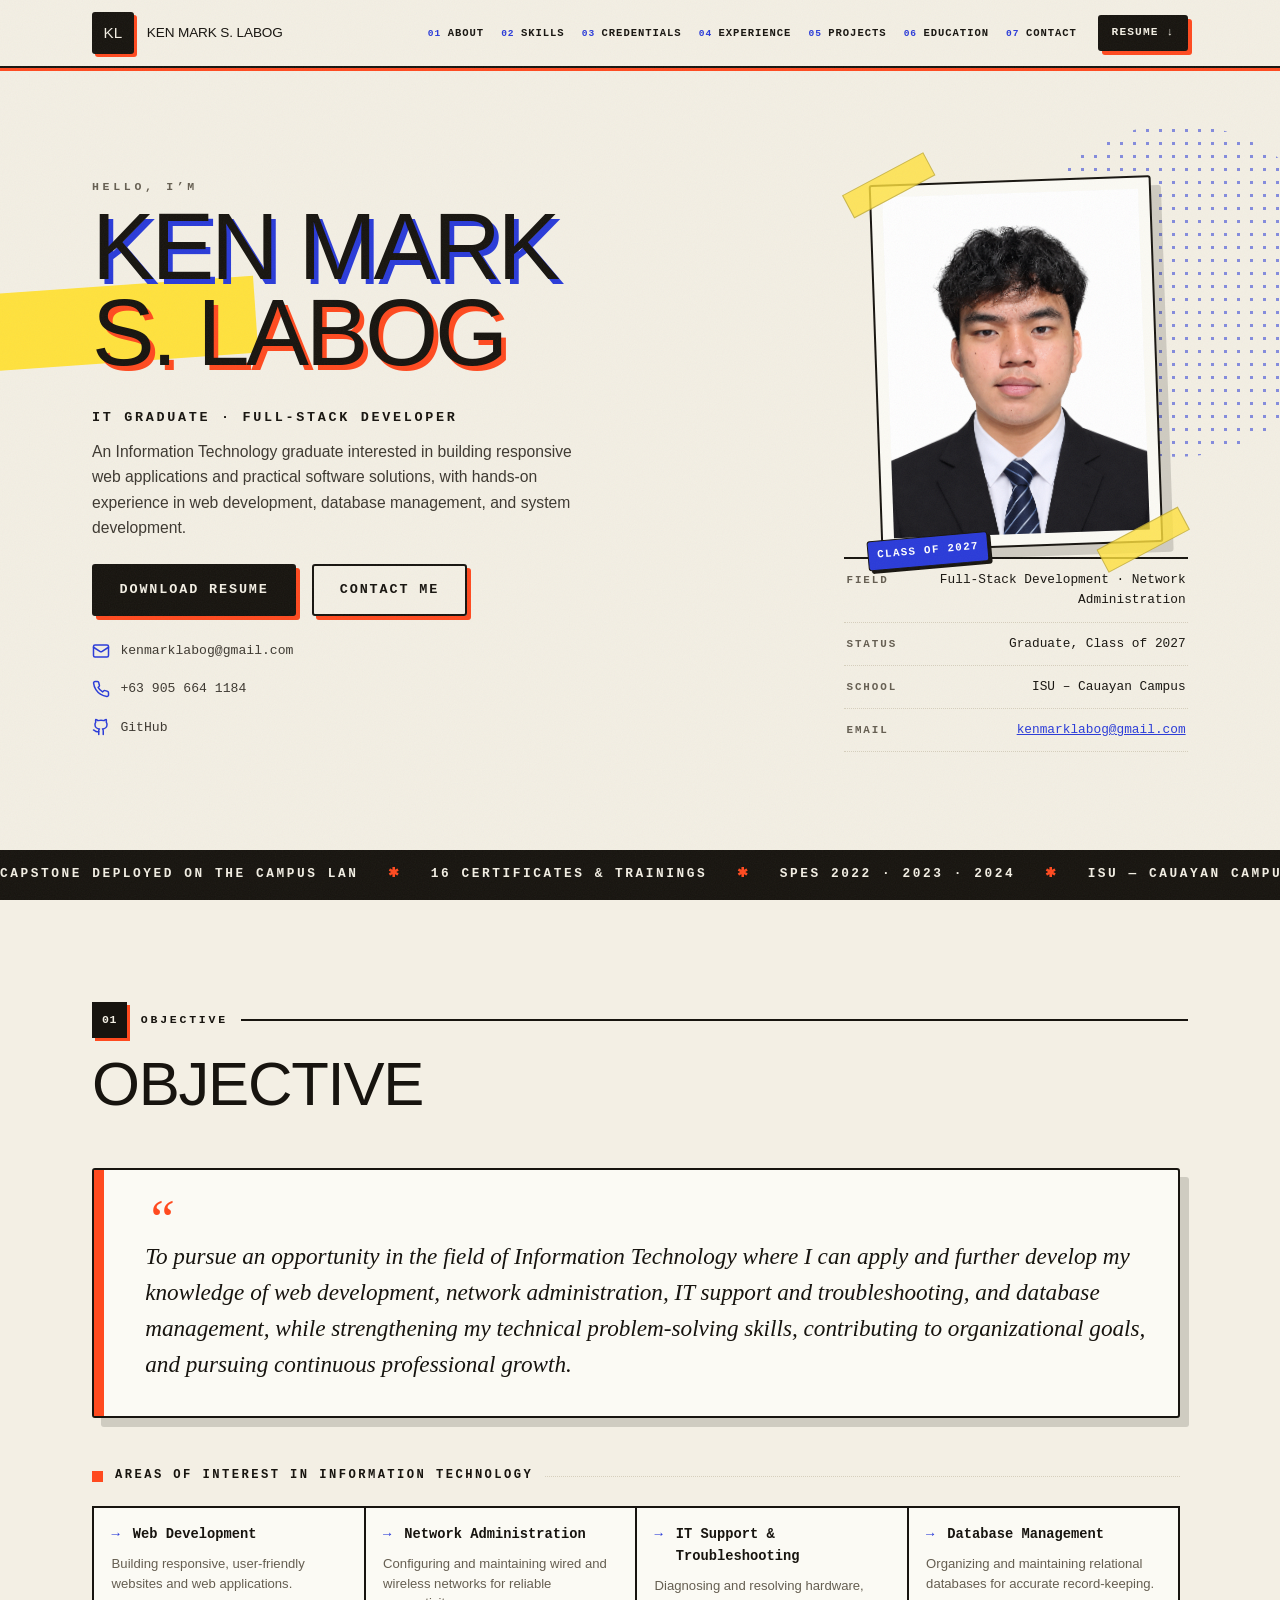
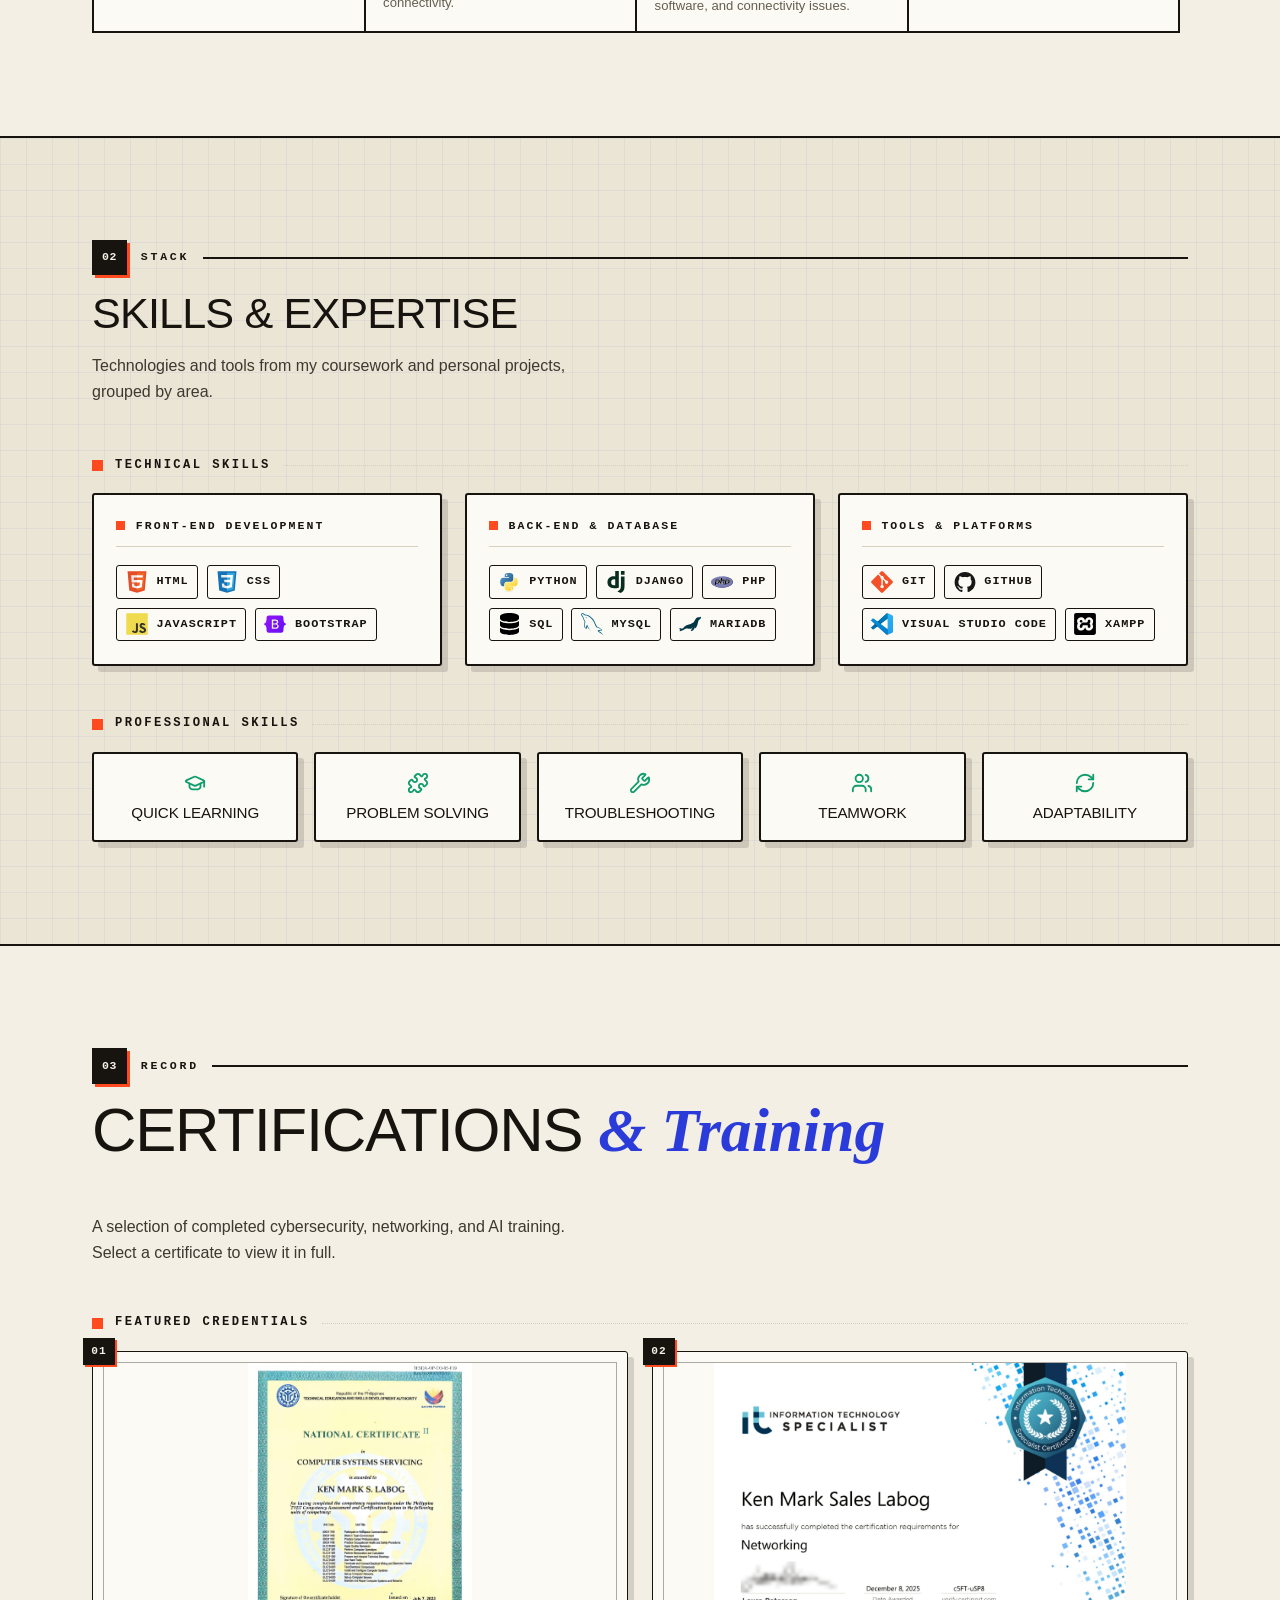
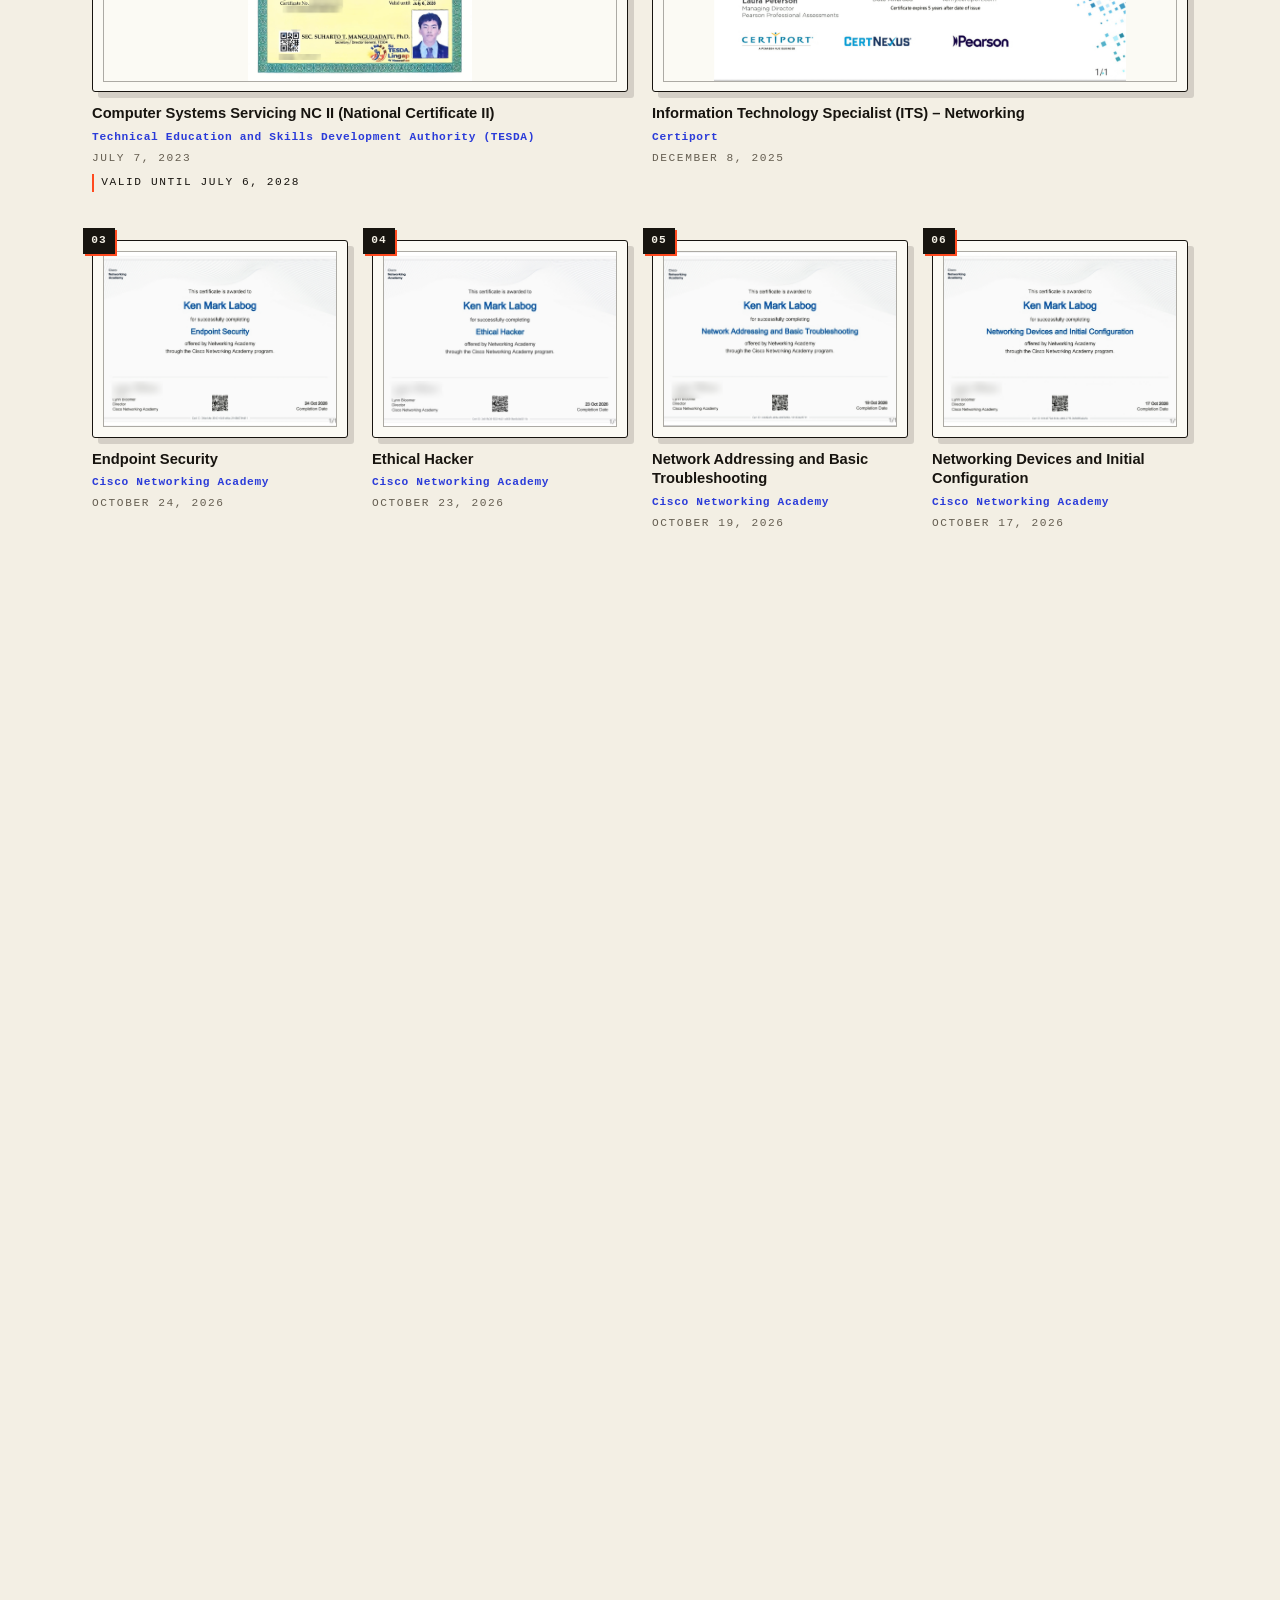
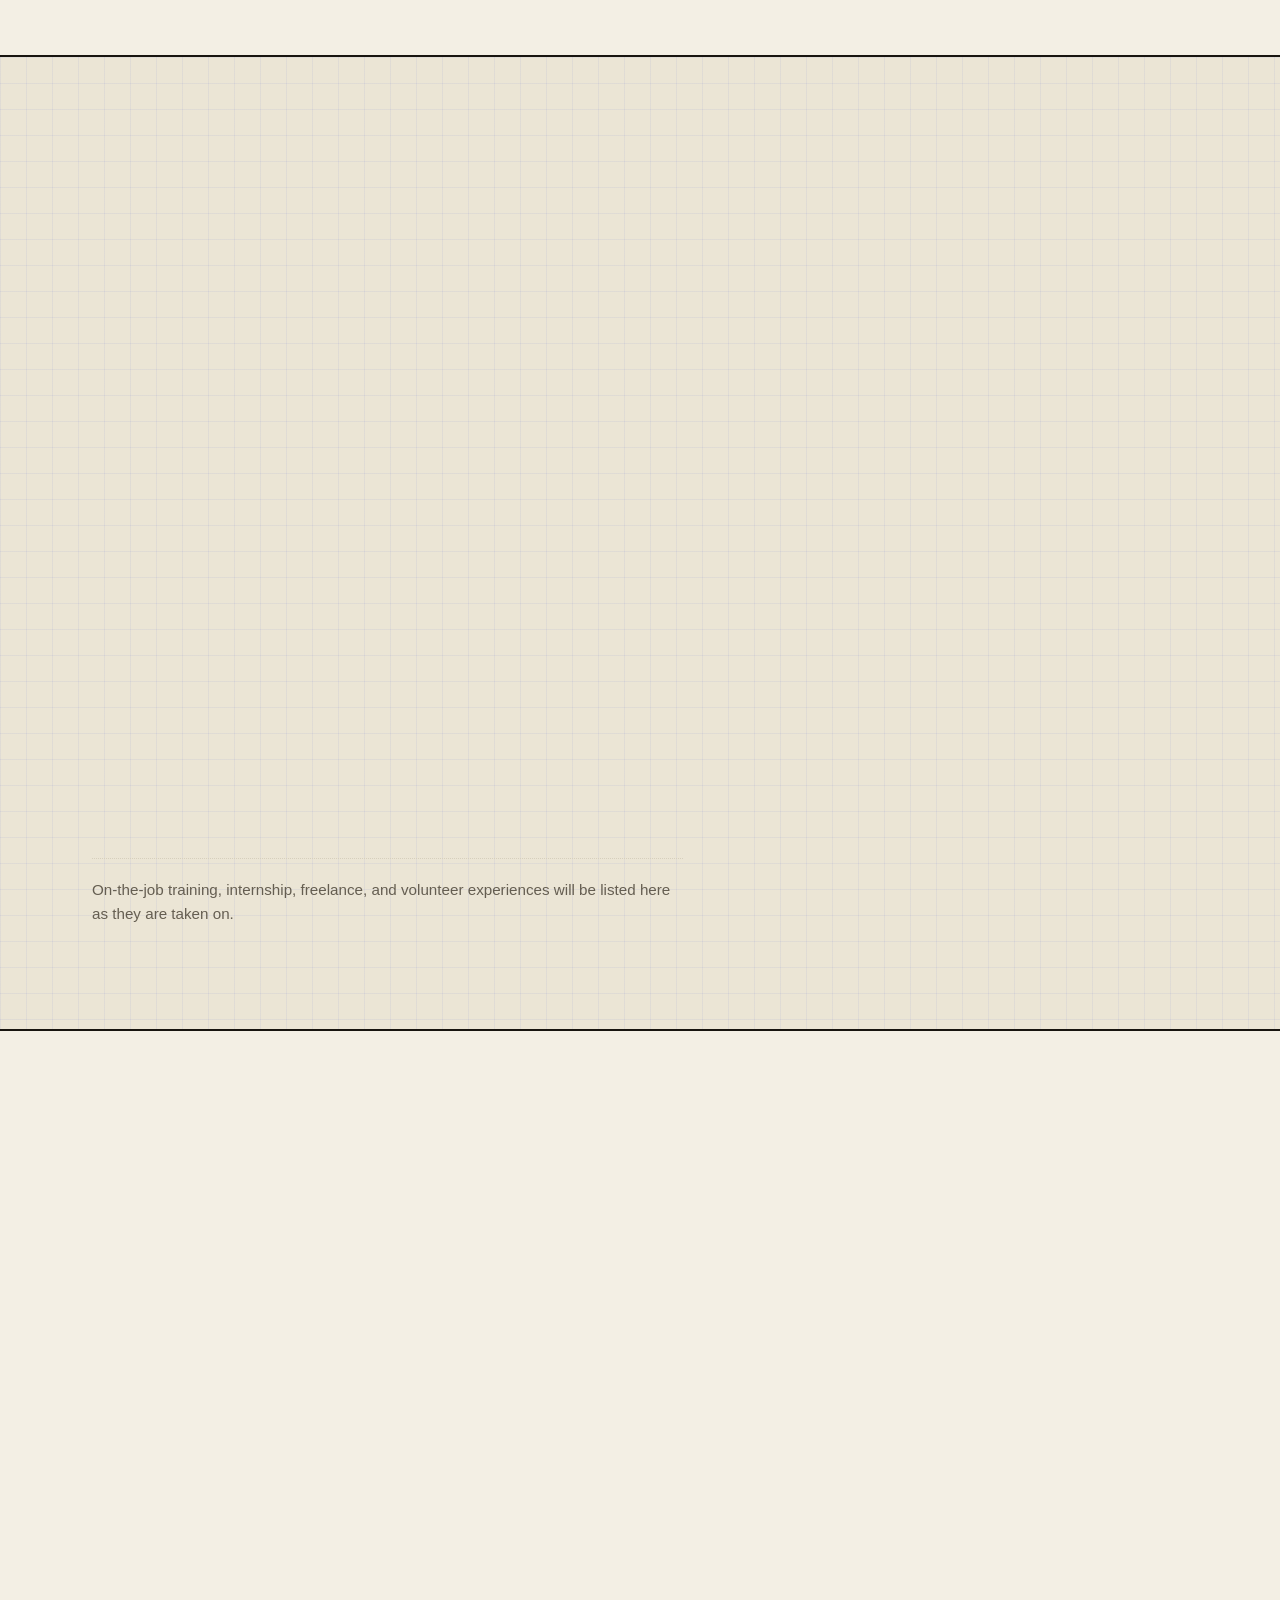
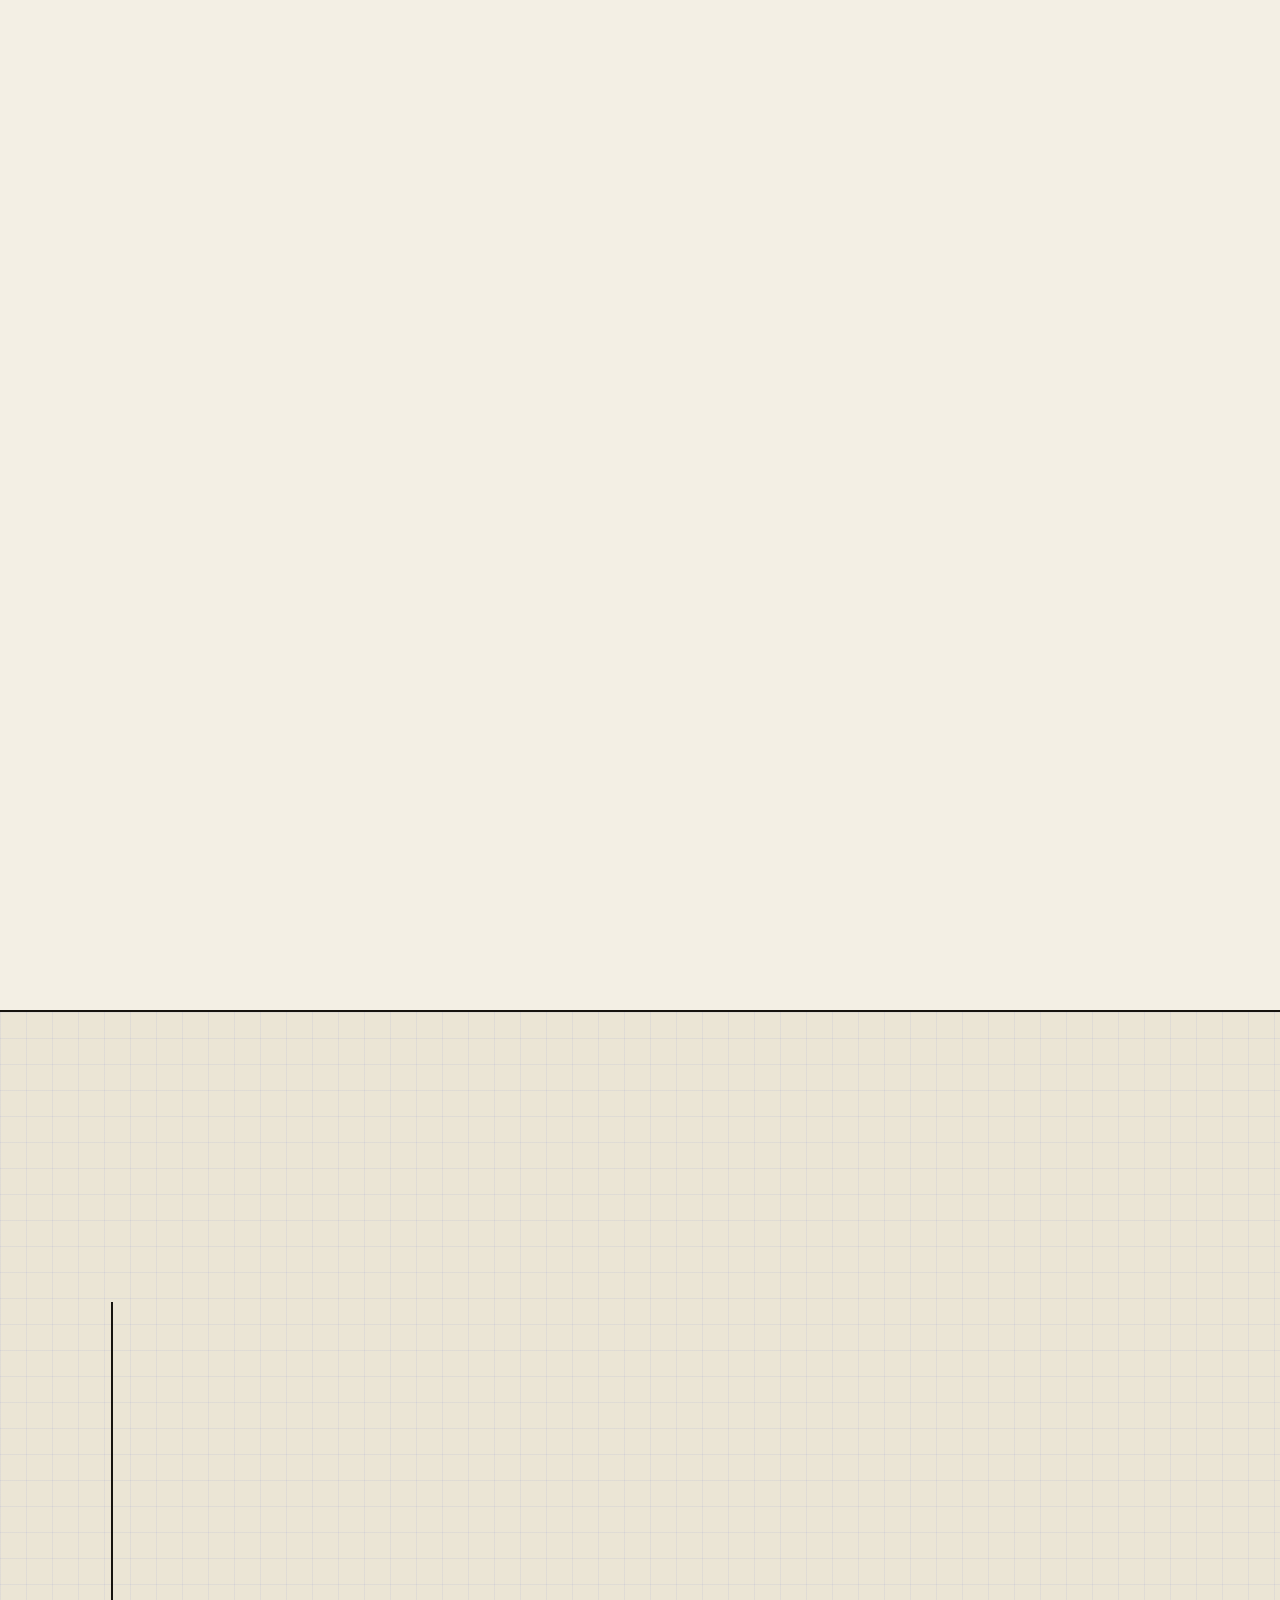
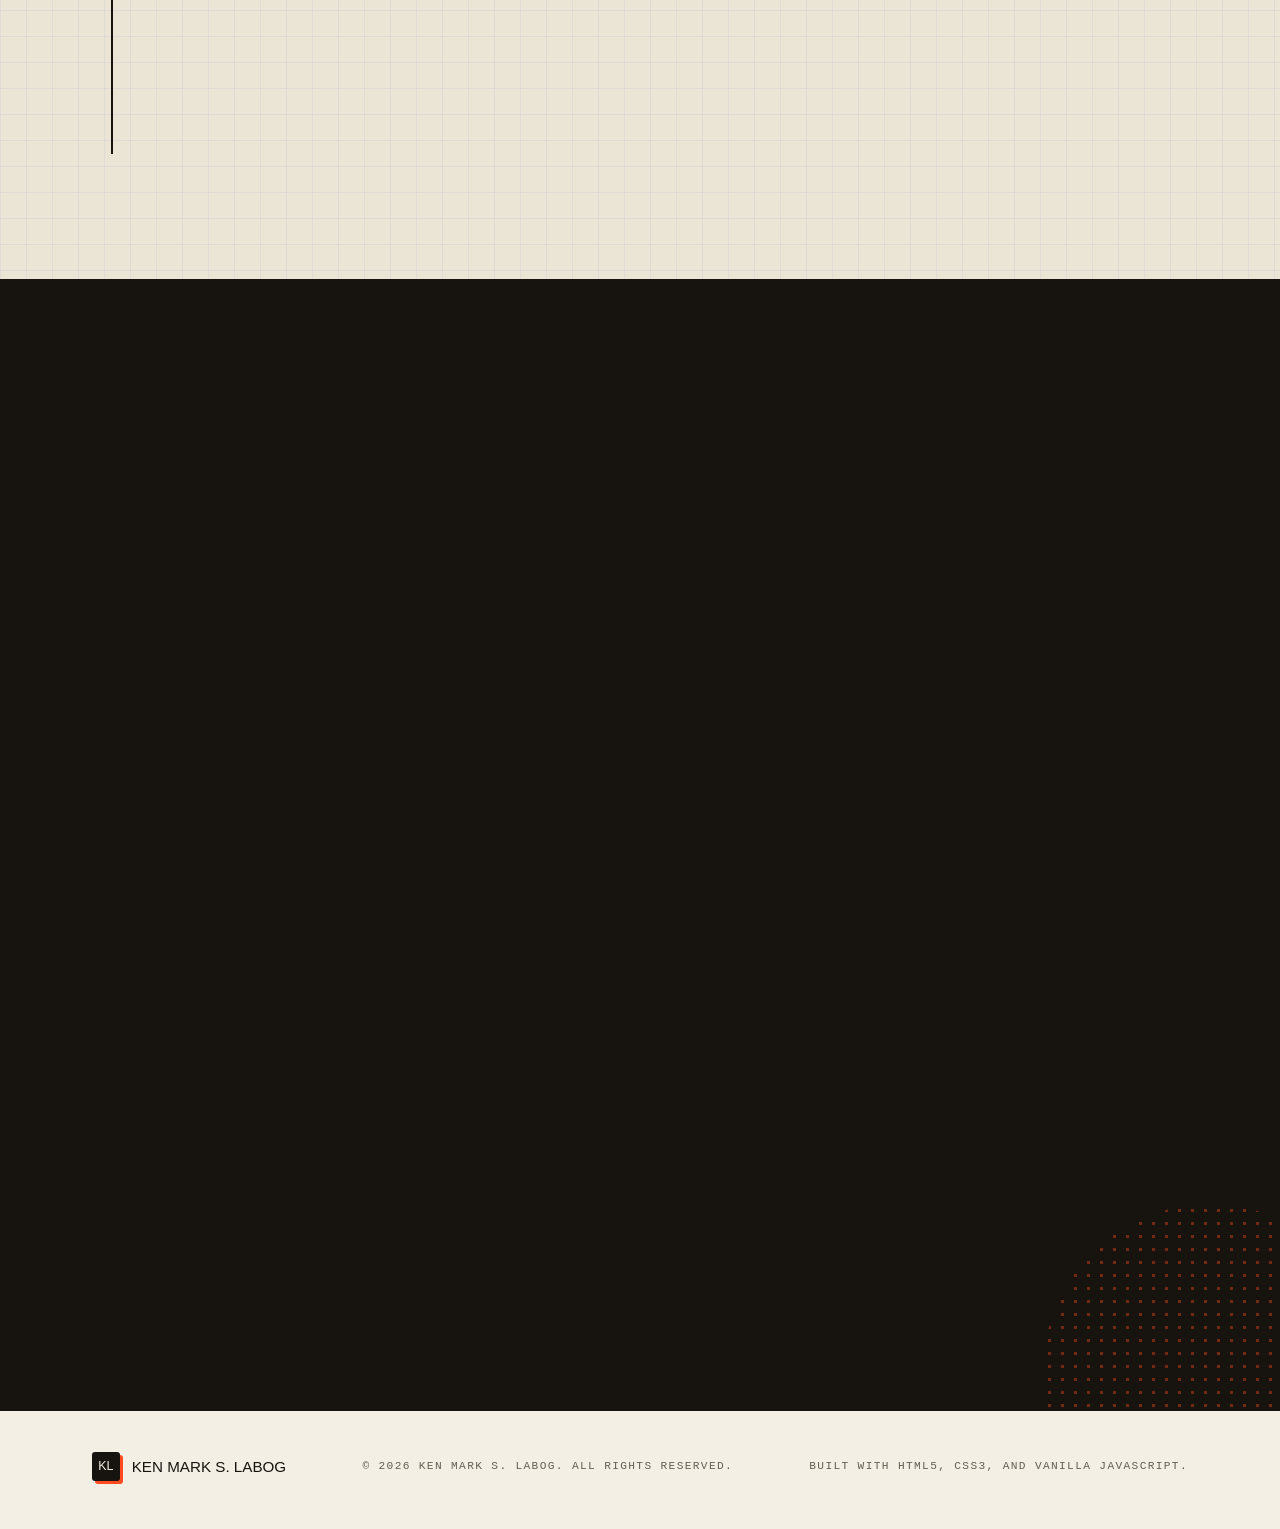
<file: index.html>
<!DOCTYPE html>
<html lang="en">
<head>
  <meta charset="UTF-8">
  <meta name="viewport" content="width=device-width, initial-scale=1.0">
  <meta name="description" content="Portfolio of Ken Mark S. Labog, a Bachelor of Science in Information Technology graduate, Class of 2027, from Isabela State University – Cauayan Campus. Skills and projects in web development, databases, networking.">
  <meta name="theme-color" content="#f3efe4">
  <meta name="author" content="Ken Mark S. Labog">
  <title>Ken Mark S. Labog | Information Technology Graduate, 2027</title>

  <!-- TODO (after deployment): uncomment canonical and set the real public URL -->
  <!-- <link rel="canonical" href="https://YOUR-PORTFOLIO-URL/"> -->

  <!-- Open Graph (og:url / og:image added after the public URL and cover image exist) -->
  <meta property="og:type" content="website">
  <meta property="og:site_name" content="Ken Mark S. Labog Portfolio">
  <meta property="og:title" content="Ken Mark S. Labog | Information Technology Graduate, 2027">
  <meta property="og:description" content="Portfolio of Ken Mark S. Labog, a Bachelor of Science in Information Technology graduate, Class of 2027, from Isabela State University – Cauayan Campus. Skills and projects in web development, databases, networking.">
  <!-- <meta property="og:url" content="https://YOUR-PORTFOLIO-URL/"> -->
  <!-- <meta property="og:image" content="https://YOUR-PORTFOLIO-URL/assets/images/og-cover.png"> -->

  <!-- Twitter / X -->
  <meta name="twitter:card" content="summary">
  <meta name="twitter:title" content="Ken Mark S. Labog | Information Technology Graduate, 2027">
  <meta name="twitter:description" content="Portfolio of Ken Mark S. Labog, a Bachelor of Science in Information Technology graduate, Class of 2027, from Isabela State University – Cauayan Campus. Skills and projects in web development, databases, networking.">
  <!-- <meta name="twitter:image" content="https://YOUR-PORTFOLIO-URL/assets/images/og-cover.png"> -->

  <link rel="icon" href="assets/images/favicon.svg" type="image/svg+xml">
  <link rel="stylesheet" href="assets/css/styles.css">
  <script>document.documentElement.classList.add("js");</script>

  <script type="application/ld+json">
  {
    "@context": "https://schema.org",
    "@type": "Person",
    "name": "Ken Mark S. Labog",
    "jobTitle": "Bachelor of Science in Information Technology Graduate",
    "email": "mailto:kenmarklabog@gmail.com",
    "description": "Information technology graduate with experience across web development, software systems, databases, and networking.",
    "affiliation": {
      "@type": "CollegeOrUniversity",
      "name": "Isabela State University – Cauayan Campus"
    },
    "alumniOf": {
      "@type": "CollegeOrUniversity",
      "name": "Isabela State University – Cauayan Campus"
    },
    "knowsAbout": [
      "Web development",
      "Software systems",
      "Databases",
      "Networking",
      "IT support"
    ]
  }
  </script>
</head>
<body>
  <a class="skip-link" href="#main">Skip to main content</a>

  <!-- Scroll progress (decorative) -->
  <div id="scroll-progress" class="scroll-progress" aria-hidden="true"></div>

  <!-- ============================== MASTHEAD ============================== -->
  <header class="site-header">
    <div class="container nav">
      <a class="nav-brand" href="#home">
        <span class="nav-mark" aria-hidden="true">KL</span>
        <span class="nav-brand-text">
          <span class="nav-brand-name">Ken Mark S. Labog</span>
        </span>
      </a>

      <button class="nav-toggle" type="button" aria-expanded="false" aria-controls="nav-menu" aria-label="Open menu">
        <span class="nav-toggle-bar" aria-hidden="true"></span>
        <span class="nav-toggle-bar" aria-hidden="true"></span>
        <span class="nav-toggle-bar" aria-hidden="true"></span>
      </button>

      <nav id="nav-menu" class="nav-menu" aria-label="Primary">
        <ul class="nav-list">
          <li><a class="nav-link" href="#about"><span class="nav-num" aria-hidden="true">01</span>About</a></li>
          <li><a class="nav-link" href="#skills"><span class="nav-num" aria-hidden="true">02</span>Skills</a></li>
          <li><a class="nav-link" href="#credentials"><span class="nav-num" aria-hidden="true">03</span>Credentials</a></li>
          <li><a class="nav-link" href="#experience"><span class="nav-num" aria-hidden="true">04</span>Experience</a></li>
          <li><a class="nav-link" href="#projects"><span class="nav-num" aria-hidden="true">05</span>Projects</a></li>
          <li><a class="nav-link" href="#education"><span class="nav-num" aria-hidden="true">06</span>Education</a></li>
          <li><a class="nav-link" href="#contact"><span class="nav-num" aria-hidden="true">07</span>Contact</a></li>
        </ul>
        <a class="btn btn--primary nav-cta" href="assets/KenMarkLabog_Resume.pdf" download>Resume &darr;</a>
      </nav>
    </div>
  </header>

  <main id="main" tabindex="-1">
    <!-- ============================== HERO / COVER ============================== -->
    <section id="home" class="hero" aria-labelledby="hero-title">
      <div class="hero-decor" aria-hidden="true">
        <span class="deco-burst"></span>
        <span class="deco-cross"></span>
        <span class="deco-block"></span>
      </div>

      <div class="container hero-inner">
        <div class="hero-grid">
          <h1 id="hero-title" class="hero-title">
            <span class="hero-eyebrow">Hello, I&rsquo;m</span>
            <span class="hero-title-line">Ken Mark</span>
            <span class="hero-title-line hero-title-line--print">S. Labog</span>
          </h1>

          <div class="hero-content">
            <p class="hero-role">IT GRADUATE &middot; FULL-STACK DEVELOPER</p>
            <p class="hero-intro">An Information Technology graduate interested in building responsive web applications and practical software solutions, with hands-on experience in web development, database management, and system development.</p>

            <div class="hero-actions">
              <a class="btn btn--primary btn--lg" href="assets/KenMarkLabog_Resume.pdf" download>Download Resume</a>
              <a class="btn btn--outline btn--lg" href="#contact">Contact Me</a>
            </div>

            <ul class="hero-contact">
              <li>
                <a class="icon-link" href="mailto:kenmarklabog@gmail.com">
                  <svg xmlns="http://www.w3.org/2000/svg" viewBox="0 0 24 24" fill="none" stroke="currentColor" stroke-width="2" stroke-linecap="round" stroke-linejoin="round" aria-hidden="true"><rect x="2" y="4" width="20" height="16" rx="2"/><path d="m22 7-8.97 5.7a1.94 1.94 0 0 1-2.06 0L2 7"/></svg>
                  kenmarklabog@gmail.com
                </a>
              </li>
              <li>
                <a class="icon-link" href="tel:+639056641184">
                  <svg xmlns="http://www.w3.org/2000/svg" viewBox="0 0 24 24" fill="none" stroke="currentColor" stroke-width="2" stroke-linecap="round" stroke-linejoin="round" aria-hidden="true"><path d="M22 16.92v3a2 2 0 0 1-2.18 2 19.79 19.79 0 0 1-8.63-3.07 19.5 19.5 0 0 1-6-6 19.79 19.79 0 0 1-3.07-8.67A2 2 0 0 1 4.11 2h3a2 2 0 0 1 2 1.72 12.84 12.84 0 0 0 .7 2.81 2 2 0 0 1-.45 2.11L8.09 9.91a16 16 0 0 0 6 6l1.27-1.27a2 2 0 0 1 2.11-.45 12.84 12.84 0 0 0 2.81.7A2 2 0 0 1 22 16.92z"/></svg>
                  +63&nbsp;905&nbsp;664&nbsp;1184
                </a>
              </li>
              <li>
                <a class="icon-link" href="https://github.com/keonmark" target="_blank" rel="noopener noreferrer">
                  <svg xmlns="http://www.w3.org/2000/svg" viewBox="0 0 24 24" fill="none" stroke="currentColor" stroke-width="2" stroke-linecap="round" stroke-linejoin="round" aria-hidden="true"><path d="M15 22v-4a4.8 4.8 0 0 0-1-3.5c3 0 6-2 6-5.5.08-1.25-.27-2.48-1-3.5.28-1.15.28-2.35 0-3.5 0 0-1 0-3 1.5-2.64-.5-5.36-.5-8 0C6 2 5 2 5 2c-.3 1.15-.3 2.35 0 3.5A5.403 5.403 0 0 0 4 9c0 3.5 3 5.5 6 5.5-.39.49-.68 1.05-.85 1.65-.17.6-.22 1.23-.15 1.85v4"/><path d="M9 18c-4.51 2-5-2-7-2"/></svg>
                  GitHub
                </a>
              </li>
            </ul>
          </div>

          <div class="hero-media">
            <div class="portrait-wrap">
              <span class="portrait-tape portrait-tape--one" aria-hidden="true"></span>
              <span class="portrait-tape portrait-tape--two" aria-hidden="true"></span>
              <div class="portrait-frame">
                <img class="profile-photo"
                     src="assets/images/profile/formal_pic.png"
                     alt="Formal photograph of Ken Mark S. Labog"
                     width="1086" height="1448">
              </div>
              <span class="portrait-chip">Class of 2027</span>
            </div>
          </div>

          <dl class="spec-table hero-spec">
            <div class="spec-row">
              <dt>Field</dt>
              <dd>Full-Stack Development &middot; Network Administration</dd>
            </div>
            <div class="spec-row">
              <dt>Status</dt>
              <dd>Graduate, Class of 2027</dd>
            </div>
            <div class="spec-row">
              <dt>School</dt>
              <dd>ISU &ndash; Cauayan Campus</dd>
            </div>
            <div class="spec-row">
              <dt>Email</dt>
              <dd><a href="mailto:kenmarklabog@gmail.com">kenmarklabog@gmail.com</a></dd>
            </div>
          </dl>
        </div>
      </div>

      <!-- Press ticker (decorative repetition) -->
      <div class="ticker" aria-hidden="true">
        <div class="ticker-track">
          <span class="ticker-run">Capstone deployed on the campus LAN <b>&#10033;</b> 16 certificates &amp; trainings <b>&#10033;</b> SPES 2022 &middot; 2023 &middot; 2024 <b>&#10033;</b> ISU &mdash; Cauayan Campus <b>&#10033;</b> Class of 2027 <b>&#10033;</b> </span>
          <span class="ticker-run">Capstone deployed on the campus LAN <b>&#10033;</b> 16 certificates &amp; trainings <b>&#10033;</b> SPES 2022 &middot; 2023 &middot; 2024 <b>&#10033;</b> ISU &mdash; Cauayan Campus <b>&#10033;</b> Class of 2027 <b>&#10033;</b> </span>
        </div>
      </div>
    </section>

    <!-- ============================== 01 OBJECTIVE ============================== -->
    <section id="about" class="section" aria-labelledby="about-title">
      <div class="container">
        <header class="section-head reveal">
          <p class="section-kicker"><span class="section-num" aria-hidden="true">01</span> Objective</p>
          <h2 id="about-title" class="section-title">Objective</h2>
        </header>

        <div class="about-grid">
          <div class="about-content">
            <blockquote class="objective reveal">
              <span class="objective-mark" aria-hidden="true">&ldquo;</span>
              To pursue an opportunity in the field of Information Technology where I
              can apply and further develop my knowledge of web development, network
              administration, IT support and troubleshooting, and database management,
              while strengthening my technical problem-solving skills, contributing to
              organizational goals, and pursuing continuous professional growth.
            </blockquote>

            <h3 class="sub-label reveal">Areas of Interest in Information Technology</h3>
            <ul class="leader-list">
              <li class="reveal">
                <span class="leader-key">Web Development</span>
                <span class="leader-desc">Building responsive, user-friendly websites and web applications.</span>
              </li>
              <li class="reveal">
                <span class="leader-key">Network Administration</span>
                <span class="leader-desc">Configuring and maintaining wired and wireless networks for reliable connectivity.</span>
              </li>
              <li class="reveal">
                <span class="leader-key">IT Support &amp; Troubleshooting</span>
                <span class="leader-desc">Diagnosing and resolving hardware, software, and connectivity issues.</span>
              </li>
              <li class="reveal">
                <span class="leader-key">Database Management</span>
                <span class="leader-desc">Organizing and maintaining relational databases for accurate record-keeping.</span>
              </li>
            </ul>
          </div>
        </div>
      </div>
    </section>

    <!-- ============================== 02 SKILLS ============================== -->
    <section id="skills" class="section section--grid" aria-labelledby="skills-title">
      <div class="container">
        <header class="section-head reveal">
          <p class="section-kicker"><span class="section-num" aria-hidden="true">02</span> Stack</p>
          <h2 id="skills-title" class="section-title">Skills &amp; Expertise</h2>
          <p class="section-desc">Technologies and tools from my coursework and personal projects, grouped by area.</p>
        </header>

        <h3 class="sub-label reveal">Technical Skills</h3>
        <!-- Technology icons: vendored locally under assets/images/icons/ —
             Devicon (CC BY 3.0), Font Awesome Free (CC BY 4.0),
             Simple Icons (CC0), Lucide (ISC). No runtime dependencies. -->
        <ul class="skill-groups">
          <li class="skill-group reveal">
            <h4>Front-End Development</h4>
            <ul class="tech-chips">
              <li class="tech-chip"><img class="tech-icon" src="assets/images/icons/html5.svg" alt="" width="22" height="22" loading="lazy">HTML</li>
              <li class="tech-chip"><img class="tech-icon" src="assets/images/icons/css.svg" alt="" width="22" height="22" loading="lazy">CSS</li>
              <li class="tech-chip"><img class="tech-icon" src="assets/images/icons/javascript.svg" alt="" width="22" height="22" loading="lazy">JavaScript</li>
              <li class="tech-chip"><img class="tech-icon" src="assets/images/icons/bootstrap.svg" alt="" width="22" height="22" loading="lazy">Bootstrap</li>
            </ul>
          </li>
          <li class="skill-group reveal">
            <h4>Back-End &amp; Database</h4>
            <ul class="tech-chips">
              <li class="tech-chip"><img class="tech-icon" src="assets/images/icons/python.svg" alt="" width="22" height="22" loading="lazy">Python</li>
              <li class="tech-chip"><img class="tech-icon" src="assets/images/icons/django.svg" alt="" width="22" height="22" loading="lazy">Django</li>
              <li class="tech-chip"><img class="tech-icon" src="assets/images/icons/php.svg" alt="" width="22" height="22" loading="lazy">PHP</li>
              <li class="tech-chip"><img class="tech-icon" src="assets/images/icons/sql.svg" alt="" width="22" height="22" loading="lazy">SQL</li>
              <li class="tech-chip"><img class="tech-icon" src="assets/images/icons/mysql.svg" alt="" width="22" height="22" loading="lazy">MySQL</li>
              <li class="tech-chip"><img class="tech-icon" src="assets/images/icons/mariadb.svg" alt="" width="22" height="22" loading="lazy">MariaDB</li>
            </ul>
          </li>
          <li class="skill-group reveal">
            <h4>Tools &amp; Platforms</h4>
            <ul class="tech-chips">
              <li class="tech-chip"><img class="tech-icon" src="assets/images/icons/git.svg" alt="" width="22" height="22" loading="lazy">Git</li>
              <li class="tech-chip"><img class="tech-icon" src="assets/images/icons/github.svg" alt="" width="22" height="22" loading="lazy">GitHub</li>
              <li class="tech-chip"><img class="tech-icon" src="assets/images/icons/vscode.svg" alt="" width="22" height="22" loading="lazy">Visual Studio Code</li>
              <li class="tech-chip"><img class="tech-icon" src="assets/images/icons/xampp.svg" alt="" width="22" height="22" loading="lazy">XAMPP</li>
            </ul>
          </li>
        </ul>

        <h3 class="sub-label reveal">Professional Skills</h3>
        <ul class="strength-strip">
          <li class="strength-card reveal">
            <img class="strength-icon" src="assets/images/icons/prof-learning.svg" alt="" width="22" height="22" loading="lazy">
            <span class="strength-name">Quick Learning</span>
          </li>
          <li class="strength-card reveal">
            <img class="strength-icon" src="assets/images/icons/prof-problem.svg" alt="" width="22" height="22" loading="lazy">
            <span class="strength-name">Problem Solving</span>
          </li>
          <li class="strength-card reveal">
            <img class="strength-icon" src="assets/images/icons/prof-troubleshooting.svg" alt="" width="22" height="22" loading="lazy">
            <span class="strength-name">Troubleshooting</span>
          </li>
          <li class="strength-card reveal">
            <img class="strength-icon" src="assets/images/icons/prof-teamwork.svg" alt="" width="22" height="22" loading="lazy">
            <span class="strength-name">Teamwork</span>
          </li>
          <li class="strength-card reveal">
            <img class="strength-icon" src="assets/images/icons/prof-adaptability.svg" alt="" width="22" height="22" loading="lazy">
            <span class="strength-name">Adaptability</span>
          </li>
        </ul>
      </div>
    </section>

    <!-- ============================== 03 CREDENTIALS ============================== -->
    <section id="credentials" class="section" aria-labelledby="credentials-title">
      <div class="container">
        <header class="section-head reveal">
          <p class="section-kicker"><span class="section-num" aria-hidden="true">03</span> Record</p>
          <h2 id="credentials-title" class="section-title">Certifications <em>&amp; Training</em></h2>
        </header>

        <p class="section-desc reveal">A selection of completed cybersecurity, networking, and AI training. Select a certificate to view it in full.</p>

        <div class="featured-credentials reveal">
          <h3 class="sub-label">Featured Credentials</h3>
          <div class="featured-credentials__grid">
            <article class="certificate-card" data-verify="tesda" data-verify-url="https://www.tesda.gov.ph/Rwac/Rwac2017" data-verify-name-last="Labog" data-verify-name-first="Ken Mark" data-verify-num-first4="2302" data-verify-num-last4="1147">
              <button class="certificate-preview" type="button" data-certificate-index="0" aria-label="View Computer Systems Servicing NC II (National Certificate II) certificate with the signature, certificate numbers, QR code, and registration number redacted, issued July 7, 2023"><img src="assets/images/certificates/featured/Computer_Systems_Servicing_NC_II.jpg" alt="Computer Systems Servicing NC II (National Certificate II) certificate with the signature, certificate numbers, QR code, and registration number redacted" loading="lazy"></button>
              <div class="certificate-details">
                <h3>Computer Systems Servicing NC II (National Certificate II)</h3>
                <p class="certificate-org">Technical Education and Skills Development Authority (TESDA)</p>
                <time datetime="2023-07-07">July 7, 2023</time>
                <time class="certificate-valid" datetime="2028-07-06">Valid until July 6, 2028</time>
              </div>
            </article>
            <article class="certificate-card" data-verify="certiport" data-verify-url="https://verify.certiport.com/" data-verify-code="c5FT-uSP8">
              <button class="certificate-preview" type="button" data-certificate-index="1" aria-label="View Information Technology Specialist (ITS) &ndash; Networking certificate with printed signature redacted, issued December 8, 2025"><img src="assets/images/certificates/featured/ITS_Networking.jpg" alt="Information Technology Specialist (ITS) &ndash; Networking certificate with printed signature redacted" loading="lazy"></button>
              <div class="certificate-details">
                <h3>Information Technology Specialist (ITS) &ndash; Networking</h3>
                <p class="certificate-org">Certiport</p>
                <time datetime="2025-12-08">December 8, 2025</time>
              </div>
            </article>
          </div>
        </div>

        <div class="certificate-gallery" role="group" aria-label="Certificate gallery, newest to oldest">
          <article class="certificate-card reveal" data-verify="link" data-verify-url="https://www.netacad.com/recognitions/verify/00defc4e-3640-46d9-a0dc-2148b6744d11"><button class="certificate-preview" type="button" data-certificate-index="2" aria-label="View Endpoint Security certificate, issued October 24, 2026"><img src="assets/images/certificates/blurred/9_Endpoint Security.jpg" alt="Endpoint Security certificate" loading="lazy"></button><div class="certificate-details"><h3>Endpoint Security</h3><p class="certificate-org">Cisco Networking Academy</p><time datetime="2026-10-24">October 24, 2026</time></div></article>
          <article class="certificate-card reveal" data-verify="link" data-verify-url="https://www.netacad.com/recognitions/verify/3e81fb39-f353-4b21-a668-9be8c9a8311b"><button class="certificate-preview" type="button" data-certificate-index="3" aria-label="View Ethical Hacker certificate, issued October 23, 2026"><img src="assets/images/certificates/blurred/8_Ethical Hacker.jpg" alt="Ethical Hacker certificate" loading="lazy"></button><div class="certificate-details"><h3>Ethical Hacker</h3><p class="certificate-org">Cisco Networking Academy</p><time datetime="2026-10-23">October 23, 2026</time></div></article>
          <article class="certificate-card reveal" data-verify="link" data-verify-url="https://www.netacad.com/recognitions/verify/4bb82efc-e81a-4b6f-b16b-101303e25711"><button class="certificate-preview" type="button" data-certificate-index="4" aria-label="View Network Addressing and Basic Troubleshooting certificate, issued October 19, 2026"><img src="assets/images/certificates/blurred/7_Network Addressing and Basic Troubleshooting.jpg" alt="Network Addressing and Basic Troubleshooting certificate" loading="lazy"></button><div class="certificate-details"><h3>Network Addressing and Basic Troubleshooting</h3><p class="certificate-org">Cisco Networking Academy</p><time datetime="2026-10-19">October 19, 2026</time></div></article>
          <article class="certificate-card reveal" data-verify="link" data-verify-url="https://www.netacad.com/recognitions/verify/8144779d-343a-4469-97f5-0b683f3a9a7a"><button class="certificate-preview" type="button" data-certificate-index="5" aria-label="View Networking Devices and Initial Configuration certificate, issued October 17, 2026"><img src="assets/images/certificates/blurred/6_Networking Devices and Initial Configuration.jpg" alt="Networking Devices and Initial Configuration certificate" loading="lazy"></button><div class="certificate-details"><h3>Networking Devices and Initial Configuration</h3><p class="certificate-org">Cisco Networking Academy</p><time datetime="2026-10-17">October 17, 2026</time></div></article>
          <article class="certificate-card reveal" data-verify="link" data-verify-url="https://www.netacad.com/recognitions/verify/eeb208f5-8992-470c-8c9c-5cc3ef1d91e1"><button class="certificate-preview" type="button" data-certificate-index="6" aria-label="View Network Defense certificate, issued October 16, 2026"><img src="assets/images/certificates/blurred/5_Network Defense.jpg" alt="Network Defense certificate" loading="lazy"></button><div class="certificate-details"><h3>Network Defense</h3><p class="certificate-org">Cisco Networking Academy</p><time datetime="2026-10-16">October 16, 2026</time></div></article>
          <article class="certificate-card reveal" data-verify="spup" data-verify-url="https://www.openlearning.com/certificate-verification/" data-verify-code="B446LRWYAV53B"><button class="certificate-preview" type="button" data-certificate-index="7" aria-label="View SPUP OU Cyber Security certificate, issued October 13, 2026"><img src="assets/images/certificates/blurred/SPUP OU Cyber Security.jpg" alt="SPUP OU Cyber Security certificate" loading="lazy"></button><div class="certificate-details"><h3>SPUP OU Cyber Security</h3><p class="certificate-org">St. Paul University Philippines &ndash; Open University</p><time datetime="2026-10-13">October 13, 2026</time></div></article>
          <article class="certificate-card reveal" data-verify="link" data-verify-url="https://www.netacad.com/recognitions/verify/b9438aad-e8cb-4077-810f-cec4b3f9ffa7"><button class="certificate-preview" type="button" data-certificate-index="8" aria-label="View Networking Basics certificate, issued October 13, 2026"><img src="assets/images/certificates/blurred/3_Networking Basics.jpg" alt="Networking Basics certificate" loading="lazy"></button><div class="certificate-details"><h3>Networking Basics</h3><p class="certificate-org">Cisco Networking Academy</p><time datetime="2026-10-13">October 13, 2026</time></div></article>
          <article class="certificate-card reveal" data-verify="link" data-verify-url="https://www.netacad.com/recognitions/verify/387b3ff1-f2a2-4e63-bce0-87385ddf158a"><button class="certificate-preview" type="button" data-certificate-index="9" aria-label="View Network Support and Security certificate, issued October 13, 2026"><img src="assets/images/certificates/blurred/4_Network Support and Security.jpg" alt="Network Support and Security certificate" loading="lazy"></button><div class="certificate-details"><h3>Network Support and Security</h3><p class="certificate-org">Cisco Networking Academy</p><time datetime="2026-10-13">October 13, 2026</time></div></article>
          <article class="certificate-card reveal"><button class="certificate-preview" type="button" data-certificate-index="10" aria-label="View Microsoft Artificial Intelligence Course: Azure AI Fundamentals certificate, issued September 6, 2026"><img src="assets/images/certificates/blurred/Microsoft Artificial Intelligence Course Azure Al .jpg" alt="Microsoft Artificial Intelligence Course: Azure AI Fundamentals certificate" loading="lazy"></button><div class="certificate-details"><h3>Microsoft Artificial Intelligence Course: Azure AI Fundamentals</h3><p class="certificate-org">TESDA Online Program</p><time datetime="2026-09-06">September 6, 2026</time></div></article>
          <article class="certificate-card reveal"><button class="certificate-preview" type="button" data-certificate-index="11" aria-label="View Microsoft Cybersecurity Course: Security, Compliance, and Identity Fundamentals certificate, issued August 25, 2026"><img src="assets/images/certificates/blurred/MicrosoftCybersecurityCourseSecurityCompliance.jpg" alt="Microsoft Cybersecurity Course: Security, Compliance, and Identity Fundamentals certificate" loading="lazy"></button><div class="certificate-details"><h3>Microsoft Cybersecurity Course: Security, Compliance, and Identity Fundamentals</h3><p class="certificate-org">TESDA Online Program</p><time datetime="2026-08-25">August 25, 2026</time></div></article>
          <article class="certificate-card reveal"><button class="certificate-preview" type="button" data-certificate-index="12" aria-label="View AI Security Summit 2026: CxO Trust certificate, issued August 19, 2026"><img src="assets/images/certificates/blurred/Al Security Summit 2026 CxO Trust.jpg" alt="AI Security Summit 2026: CxO Trust certificate" loading="lazy"></button><div class="certificate-details"><h3>AI Security Summit 2026: CxO Trust</h3><p class="certificate-org">Cloud Security Alliance</p><time datetime="2026-08-19">August 19, 2026</time></div></article>
          <article class="certificate-card reveal"><button class="certificate-preview" type="button" data-certificate-index="13" aria-label="View Cyber Threat Management certificate, issued January 30, 2026"><img src="assets/images/certificates/blurred/1_Cyber_Threat_Management.jpg" alt="Cyber Threat Management certificate" loading="lazy"></button><div class="certificate-details"><h3>Cyber Threat Management</h3><p class="certificate-org">Cisco Networking Academy</p><time datetime="2026-01-30">January 30, 2026</time></div></article>
          <article class="certificate-card reveal"><button class="certificate-preview" type="button" data-certificate-index="14" aria-label="View Introduction to Cybersecurity certificate, issued January 30, 2026"><img src="assets/images/certificates/blurred/2_Introduction to Cybersecurity.jpg" alt="Introduction to Cybersecurity certificate" loading="lazy"></button><div class="certificate-details"><h3>Introduction to Cybersecurity</h3><p class="certificate-org">Cisco Networking Academy</p><time datetime="2026-01-30">January 30, 2026</time></div></article>
          <article class="certificate-card reveal"><button class="certificate-preview" type="button" data-certificate-index="15" aria-label="View Gamified Intelligent Cyber Aptitude and Skills Training (GICAST) certificate, issued May 20, 2025"><img src="assets/images/certificates/blurred/Gamified Intelligent Cyber Aptitude and Skills__Tr.jpg" alt="Gamified Intelligent Cyber Aptitude and Skills Training (GICAST) certificate" loading="lazy"></button><div class="certificate-details"><h3>Gamified Intelligent Cyber Aptitude and Skills Training (GICAST)</h3><p class="certificate-org">The Open University</p><time datetime="2025-05-20">May 20, 2025</time></div></article>
        </div>
      </div>
    </section>

    <!-- ============================== 04 EXPERIENCE ============================== -->
    <section id="experience" class="section section--grid" aria-labelledby="experience-title">
      <div class="container">
        <header class="section-head reveal">
          <p class="section-kicker"><span class="section-num" aria-hidden="true">04</span> Work</p>
          <h2 id="experience-title" class="section-title">Experience</h2>
        </header>

        <article class="experience-item reveal">
          <div class="experience-header">
            <div>
              <h3 class="experience-role">Special Program for Employment of Students (SPES) Participant</h3>
              <p class="experience-org">Municipal Local Government Unit (MLGU) of Luna, Isabela</p>
            </div>
            <p class="experience-dates">Participated: 2022, 2023, 2024</p>
          </div>
          <p class="experience-summary">
            Participated in the Special Program for Employment of Students (SPES) for three separate years at the Municipal Local Government Unit of Luna, Isabela, gaining practical workplace experience through assignments in different municipal offices and performing various office-related tasks.
          </p>
          <div class="experience-tasks">
            <h4 class="experience-tasks-title">Responsibilities</h4>
            <ul class="experience-tasks-list">
              <li>Assisted with tasks assigned by different municipal offices.</li>
              <li>Performed various office-related duties.</li>
              <li>Adapted to different office assignments and working environments.</li>
            </ul>
          </div>
        </article>

        <p class="section-note text-muted">
          On-the-job training, internship, freelance, and volunteer experiences will be listed here as they are taken on.
        </p>
      </div>
    </section>

    <!-- ============================== 05 PROJECTS ============================== -->
    <section id="projects" class="section" aria-labelledby="projects-title">
      <div class="container">
        <header class="section-head reveal">
          <p class="section-kicker"><span class="section-num" aria-hidden="true">05</span> Selected Work</p>
          <h2 id="projects-title" class="section-title">Projects</h2>
        </header>

        <div class="projects-list">
          <article class="project project--gallery reveal">
            <div class="project-rail">
              <span class="project-index" aria-hidden="true">PRJ&mdash;01</span>
              <div class="badge-group">
                <span class="badge badge--neutral"><span class="visually-hidden">Project type: </span>CAPSTONE PROJECT</span>
                <span class="badge badge--success"><span class="visually-hidden">Status: </span>DEPLOYED &ndash; LAN</span>
              </div>
            </div>
            <div class="project-main">
              <h3 class="project-title">LAN-Based Campus Cashier Collection System</h3>
              <p class="project-purpose">
                A LAN-based cashier collection system developed for Isabela State University
                &ndash; Cauayan Campus. It streamlines campus collection transactions,
                centralizes financial records, and provides organized reports to support
                collection monitoring and accountability.
              </p>
              <p class="project-role"><strong>Role:</strong> Full-Stack Developer</p>

              <h4 class="project-subhead">Key Features</h4>
              <ul class="feature-list">
                <li>Cashier transaction processing and management</li>
                <li>Daily, monthly, and collection summary reports</li>
                <li>Role-based access control</li>
                <li>Multi-factor authentication (MFA)</li>
                <li>Centralized audit logging</li>
                <li>Excel report export</li>
              </ul>

              <h4 class="project-subhead">Technologies Used</h4>
              <ul class="tag-list">
                <li class="tag">Python</li>
                <li class="tag">Django</li>
                <li class="tag">MariaDB</li>
                <li class="tag">HTML</li>
                <li class="tag">CSS</li>
                <li class="tag">JavaScript</li>
                <li class="tag">Bootstrap</li>
                <li class="tag">Waitress</li>
                <li class="tag">Caddy</li>
              </ul>

              <h4 class="project-subhead">Contributions Made</h4>
              <ul class="contribution-list">
                <li>Developed the frontend and backend using Django.</li>
                <li>Designed and implemented database models and transaction workflows.</li>
                <li>Built dynamic collection reports with printing and Excel export capabilities.</li>
                <li>Implemented authentication, role-based permissions, and multi-factor authentication.</li>
                <li>Developed audit logging to track important system activities.</li>
                <li>Configured the LAN-based application environment using Waitress, Caddy, and MariaDB.</li>
              </ul>
            </div>

            <div class="project-gallery" data-project-gallery>
              <div class="project-gallery__head">
                <span class="project-gallery__label">Screenshots</span>
                <span class="project-gallery__count">4 images</span>
              </div>

              <div class="project-gallery__panel" role="group" aria-label="Campus cashier system screenshots, scroll or swipe to browse">
                <button class="project-gallery__shot is-selected" type="button" data-gallery-thumb data-index="0" aria-pressed="true" aria-haspopup="dialog"
                        data-alt="Dashboard overview of the campus cashier system showing the latest OR number and recent collections activity">
                  <img src="assets/images/projects/campus-cashier/1_dashboard.png" alt="" width="1918" height="1078" loading="lazy" decoding="async">
                  <span class="project-gallery__shot-label">Dashboard</span>
                </button>
                <button class="project-gallery__shot" type="button" data-gallery-thumb data-index="1" aria-pressed="false" aria-haspopup="dialog"
                        data-alt="New transaction form for recording a cashier transaction with OR number, payee, and collection entry fields">
                  <img src="assets/images/projects/campus-cashier/2_new_transaction.png" alt="" width="1918" height="1078" loading="lazy" decoding="async">
                  <span class="project-gallery__shot-label">New Transaction</span>
                </button>
                <button class="project-gallery__shot" type="button" data-gallery-thumb data-index="2" aria-pressed="false" aria-haspopup="dialog"
                        data-alt="Transaction records list with search and details of recorded cashier transactions">
                  <img src="assets/images/projects/campus-cashier/6_auditlogs.png" alt="" width="1918" height="1078" loading="lazy" decoding="async">
                  <span class="project-gallery__shot-label">Transactions List</span>
                </button>
                <button class="project-gallery__shot" type="button" data-gallery-thumb data-index="3" aria-pressed="false" aria-haspopup="dialog"
                        data-alt="Print preview of the Report of Collection showing the date and category totals">
                  <img src="assets/images/projects/campus-cashier/5_preview.png" alt="" width="1918" height="1078" loading="lazy" decoding="async">
                  <span class="project-gallery__shot-label">Daily Report Print Preview</span>
                </button>
              </div>
            </div>
          </article>
        </div>
      </div>
    </section>

    <!-- ============================== 06 EDUCATION ============================== -->
    <section id="education" class="section section--grid" aria-labelledby="education-title">
      <div class="container">
        <header class="section-head reveal">
          <p class="section-kicker"><span class="section-num" aria-hidden="true">06</span> Route</p>
          <h2 id="education-title" class="section-title">Education</h2>
        </header>

        <ol class="edu-list">
          <li class="edu-item reveal">
            <div class="edu-header">
              <h3 class="edu-school">Isabela State University &ndash; Cauayan Campus</h3>
              <span class="badge badge--warning">Class of 2027</span>
            </div>
            <p class="edu-degree">TERTIARY EDUCATION</p>
            <p class="edu-degree">Bachelor of Science in Information Technology</p>
            <p class="edu-degree">Specialization: Networking &amp; Security</p>
            <p class="edu-dates text-muted">School Year 2023 &ndash; 2027</p>
          </li>
          <li class="edu-item reveal">
            <h3 class="edu-school">Luna National High School</h3>
            <p class="edu-degree">SECONDARY EDUCATION</p>
            <p class="edu-dates text-muted">School Year 2022 &ndash; 2023</p>
          </li>
          <li class="edu-item reveal">
            <h3 class="edu-school">Luna Central School</h3>
            <p class="edu-degree">ELEMENTARY EDUCATION</p>
            <p class="edu-dates text-muted">School Year 2016 &ndash; 2017</p>
          </li>
        </ol>
      </div>
    </section>

    <!-- ============================== 07 CONTACT ============================== -->
    <section id="contact" class="section section--ink" aria-labelledby="contact-title">
      <div class="contact-decor" aria-hidden="true">
        <span class="deco-burst deco-burst--contact"></span>
      </div>
      <div class="container">
        <header class="section-head reveal">
          <p class="section-kicker"><span class="section-num" aria-hidden="true">07</span> Signal</p>
          <h2 id="contact-title" class="section-title">Get In <em>Touch</em></h2>
          <p class="section-desc">
            Feel free to reach out about opportunities, questions, or collaborations.
            I will get back to you as soon as I can.
          </p>
        </header>

        <div class="contact-grid">
          <div class="contact-info reveal">
            <h3 class="contact-subtitle">Contact Details</h3>
            <ul class="contact-list">
              <li>
                <a class="contact-link" href="mailto:kenmarklabog@gmail.com">
                  <svg xmlns="http://www.w3.org/2000/svg" viewBox="0 0 24 24" fill="none" stroke="currentColor" stroke-width="2" stroke-linecap="round" stroke-linejoin="round" aria-hidden="true"><rect x="2" y="4" width="20" height="16" rx="2"/><path d="m22 7-8.97 5.7a1.94 1.94 0 0 1-2.06 0L2 7"/></svg>
                  kenmarklabog@gmail.com
                </a>
              </li>
              <li>
                <a class="contact-link" href="tel:+639056641184">
                  <svg xmlns="http://www.w3.org/2000/svg" viewBox="0 0 24 24" fill="none" stroke="currentColor" stroke-width="2" stroke-linecap="round" stroke-linejoin="round" aria-hidden="true"><path d="M22 16.92v3a2 2 0 0 1-2.18 2 19.79 19.79 0 0 1-8.63-3.07 19.5 19.5 0 0 1-6-6 19.79 19.79 0 0 1-3.07-8.67A2 2 0 0 1 4.11 2h3a2 2 0 0 1 2 1.72 12.84 12.84 0 0 0 .7 2.81 2 2 0 0 1-.45 2.11L8.09 9.91a16 16 0 0 0 6 6l1.27-1.27a2 2 0 0 1 2.11-.45 12.84 12.84 0 0 0 2.81.7A2 2 0 0 1 22 16.92z"/></svg>
                  +63&nbsp;905&nbsp;664&nbsp;1184
                </a>
              </li>
              <li>
                <a class="contact-link" href="https://github.com/keonmark" target="_blank" rel="noopener noreferrer">
                  <svg xmlns="http://www.w3.org/2000/svg" viewBox="0 0 24 24" fill="none" stroke="currentColor" stroke-width="2" stroke-linecap="round" stroke-linejoin="round" aria-hidden="true"><path d="M15 22v-4a4.8 4.8 0 0 0-1-3.5c3 0 6-2 6-5.5.08-1.25-.27-2.48-1-3.5.28-1.15.28-2.35 0-3.5 0 0-1 0-3 1.5-2.64-.5-5.36-.5-8 0C6 2 5 2 5 2c-.3 1.15-.3 2.35 0 3.5A5.403 5.403 0 0 0 4 9c0 3.5 3 5.5 6 5.5-.39.49-.68 1.05-.85 1.65-.17.6-.22 1.23-.15 1.85v4"/><path d="M9 18c-4.51 2-5-2-7-2"/></svg>
                  GitHub
                </a>
              </li>
            </ul>
          </div>

          <!-- Submission is handled by JavaScript (mailto compose) -->
          <noscript>
            <p class="form-status">
              The contact form needs JavaScript. Please email me directly at
              <a href="mailto:kenmarklabog@gmail.com">kenmarklabog@gmail.com</a>.
            </p>
          </noscript>
          <form class="contact-form reveal" action="#" method="post" novalidate>
            <div class="form-field">
              <label for="contact-name">Name</label>
              <input id="contact-name" name="name" type="text" autocomplete="name" required aria-describedby="contact-name-error">
              <span class="field-error" id="contact-name-error"></span>
            </div>

            <div class="form-field">
              <label for="contact-email">Email</label>
              <input id="contact-email" name="email" type="email" autocomplete="email" required aria-describedby="contact-email-error">
              <span class="field-error" id="contact-email-error"></span>
            </div>

            <div class="form-field">
              <label for="contact-subject">Subject</label>
              <input id="contact-subject" name="subject" type="text" required aria-describedby="contact-subject-error">
              <span class="field-error" id="contact-subject-error"></span>
            </div>

            <div class="form-field">
              <label for="contact-message">Message</label>
              <textarea id="contact-message" name="message" rows="6" required aria-describedby="contact-message-error"></textarea>
              <span class="field-error" id="contact-message-error"></span>
            </div>

            <button class="btn btn--paper btn--lg btn--block" type="submit">Send Message</button>
            <p id="form-status" class="form-status" role="status" aria-live="polite"></p>
          </form>
        </div>
      </div>
    </section>
  </main>

  <div id="certificate-modal" class="certificate-modal" role="dialog" aria-modal="true" aria-labelledby="certificate-modal-title" aria-describedby="certificate-modal-date" hidden>
    <div class="certificate-modal__content" role="document">
      <button class="certificate-modal__close" type="button" aria-label="Close certificate preview">&times;</button>
      <button class="certificate-modal__nav certificate-modal__nav--previous" type="button" aria-label="Previous certificate">&#8592;<span>Previous</span></button>
      <figure class="certificate-modal__figure">
        <img id="certificate-modal-image" src="[data-uri]" alt="">
        <figcaption>
          <div class="certificate-modal__heading">
            <h2 id="certificate-modal-title">Certificate preview</h2>
            <p id="certificate-modal-date"></p>
          </div>
          <div class="certificate-modal__actions">
            <span class="certificate-modal__position" id="certificate-modal-position"></span>
            <a class="btn btn--primary certificate-verify-btn" id="certificate-modal-verify-btn" aria-label="Verify credential (opens in a new tab)" hidden>Verify</a>
          </div>
          <section class="certificate-verify certificate-modal__verify" id="certificate-modal-verify" hidden>
            <h3 class="certificate-verify__title">Credential Verification</h3>
            <div class="certificate-verify__body" id="certificate-modal-verify-body"></div>
          </section>
        </figcaption>
      </figure>
      <button class="certificate-modal__nav certificate-modal__nav--next" type="button" aria-label="Next certificate"><span>Next</span>&#8594;</button>
    </div>
  </div>

  <div id="cashier-lightbox" class="certificate-modal project-lightbox" role="dialog" aria-modal="true" aria-label="Project screenshot viewer" hidden>
    <div class="certificate-modal__content" role="document">
      <button class="certificate-modal__close" type="button" aria-label="Close screenshot viewer">&times;</button>
      <button class="certificate-modal__nav certificate-modal__nav--previous" type="button" aria-label="Previous screenshot">&#8592;<span>Prev</span></button>
      <figure class="certificate-modal__figure">
        <img id="cashier-lightbox-image" src="[data-uri]" alt="">
        <figcaption>
          <span class="project-lightbox__label" id="cashier-lightbox-label"></span>
          <span class="certificate-modal__position" id="cashier-lightbox-position"></span>
        </figcaption>
      </figure>
      <button class="certificate-modal__nav certificate-modal__nav--next" type="button" aria-label="Next screenshot"><span>Next</span>&#8594;</button>
    </div>
  </div>

  <button id="back-to-top" class="back-to-top" type="button" aria-label="Back to top" hidden>
    <svg xmlns="http://www.w3.org/2000/svg" viewBox="0 0 24 24" fill="none" stroke="currentColor" stroke-width="2" stroke-linecap="round" stroke-linejoin="round" aria-hidden="true"><path d="m18 15-6-6-6 6"/></svg>
  </button>

  <!-- ============================== FOOTER / COLOPHON ============================== -->
  <footer class="site-footer">
    <div class="container footer-inner">
      <p class="footer-name"><span class="footer-mark" aria-hidden="true">KL</span>Ken Mark S. Labog</p>
      <p class="footer-copy">
        &copy; <span id="current-year">2026</span> Ken Mark S. Labog. All rights reserved.
      </p>
      <p class="footer-note">Built with HTML5, CSS3, and vanilla JavaScript.</p>
    </div>
  </footer>

  <script src="assets/js/main.js" defer></script>
</body>
</html>
</file>
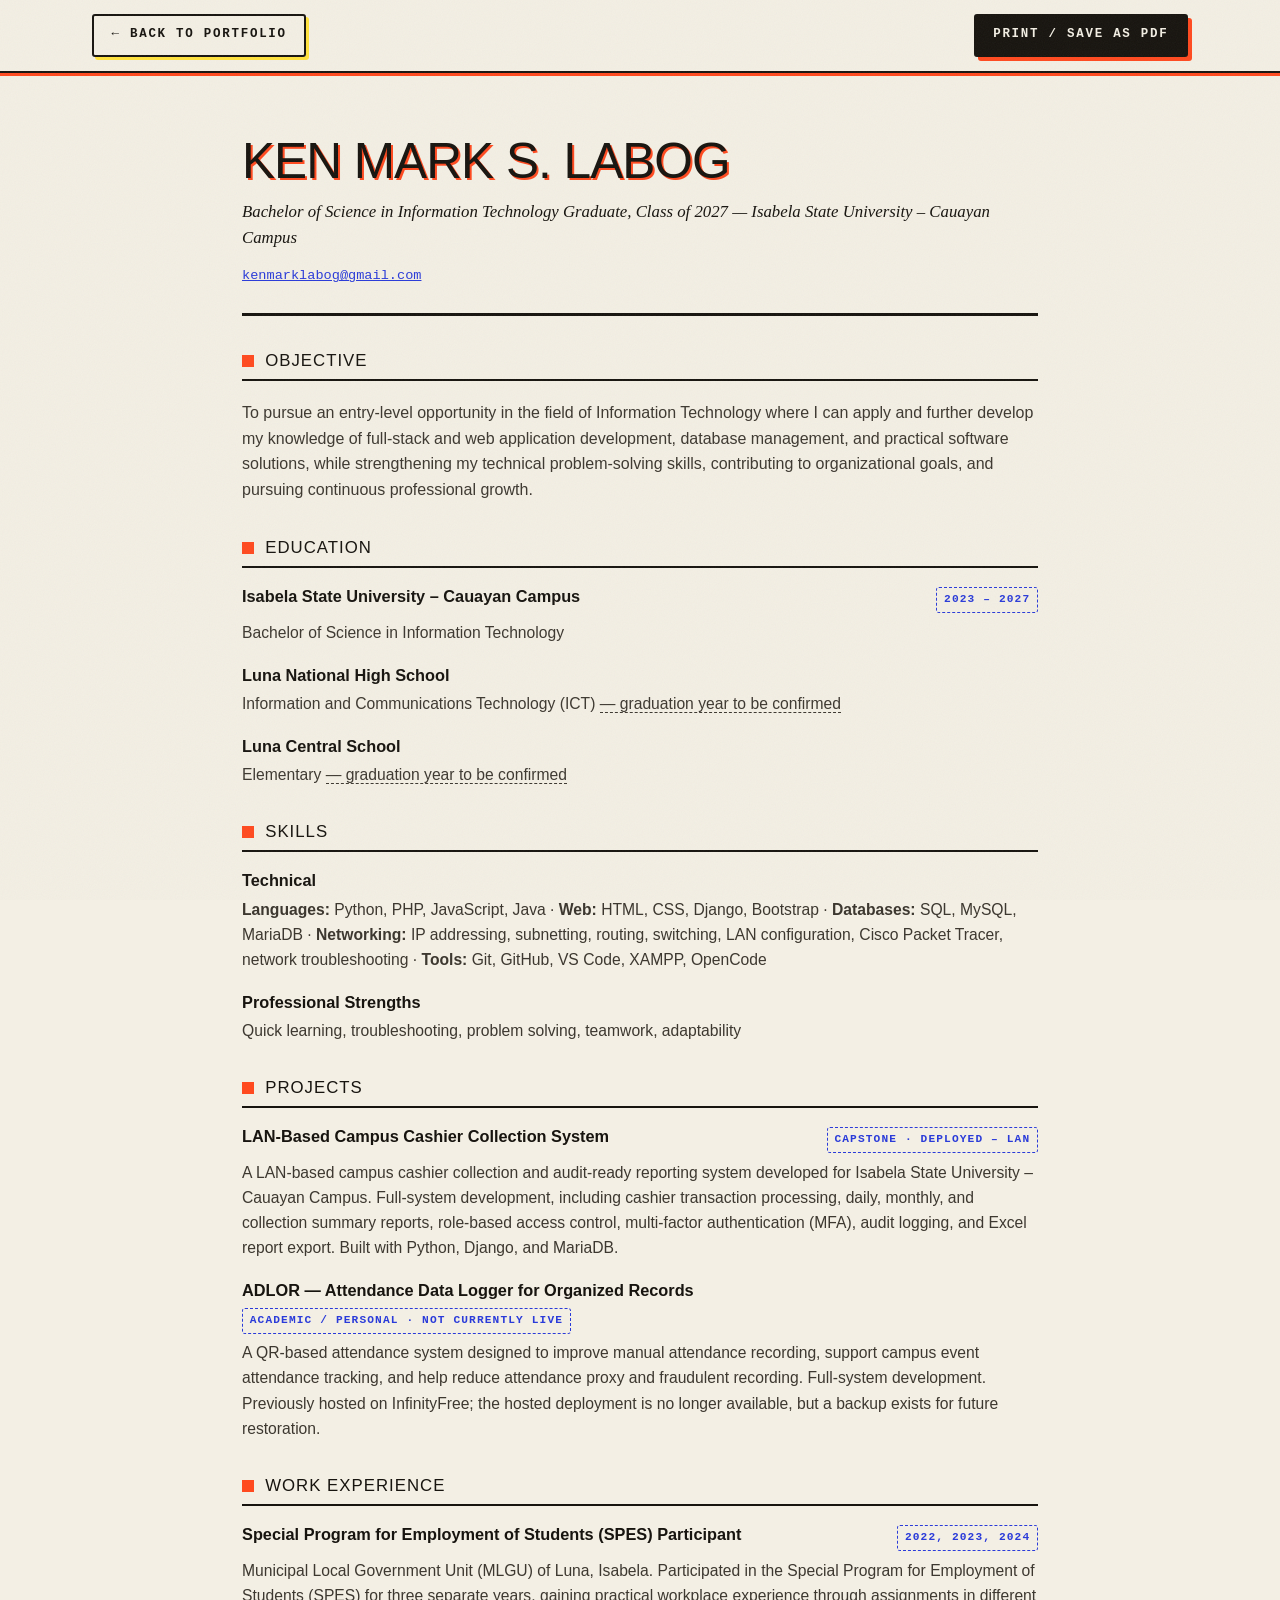
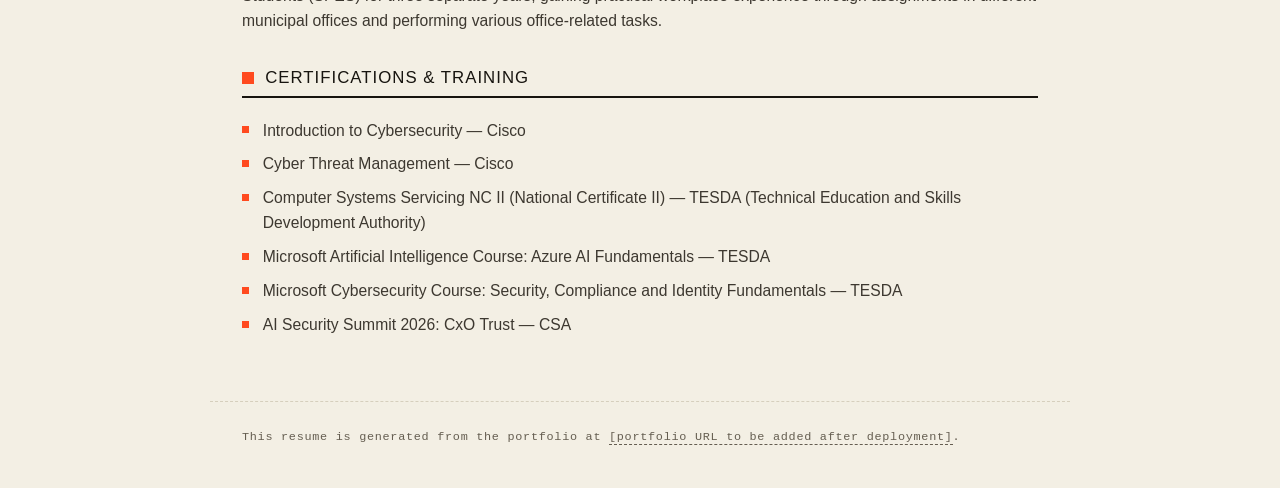
<file: resume.html>
<!DOCTYPE html>
<html lang="en">
<head>
  <meta charset="UTF-8">
  <meta name="viewport" content="width=device-width, initial-scale=1.0">
  <meta name="description" content="Resume of Ken Mark S. Labog, a Bachelor of Science in Information Technology graduate, Class of 2027, from Isabela State University – Cauayan Campus.">
  <meta name="robots" content="noindex">
  <title>Resume | Ken Mark S. Labog</title>
  <link rel="icon" href="assets/images/favicon.svg" type="image/svg+xml">
  <link rel="stylesheet" href="assets/css/styles.css">
</head>
<body class="resume-page">
  <a class="skip-link" href="#resume-main">Skip to resume</a>

  <div class="resume-toolbar no-print">
    <div class="container resume-toolbar-inner">
      <a class="btn btn--ghost" href="index.html">← Back to Portfolio</a>
      <button class="btn btn--primary" type="button" data-print>
        Print / Save as PDF
      </button>
    </div>
  </div>

  <main id="resume-main" class="resume">
    <header class="resume-header">
      <h1>Ken Mark S. Labog</h1>
      <p class="resume-title">Bachelor of Science in Information Technology Graduate, Class of 2027 &mdash; Isabela State University &ndash; Cauayan Campus</p>
      <p class="resume-contact">
        <a href="mailto:kenmarklabog@gmail.com">kenmarklabog@gmail.com</a>
      </p>
    </header>

    <section class="resume-section" aria-labelledby="resume-objective">
      <h2 id="resume-objective">Objective</h2>
      <p>
        To pursue an entry-level opportunity in the field of Information Technology
        where I can apply and further develop my knowledge of full-stack and web
        application development, database management, and practical software
        solutions, while strengthening my technical problem-solving skills,
        contributing to organizational goals, and pursuing continuous
        professional growth.
      </p>
    </section>

    <section class="resume-section" aria-labelledby="resume-education">
      <h2 id="resume-education">Education</h2>
      <div class="resume-item">
        <div class="resume-item-head">
          <h3>Isabela State University &ndash; Cauayan Campus</h3>
          <span class="resume-item-meta">2023 &ndash; 2027</span>
        </div>
        <p>Bachelor of Science in Information Technology</p>
      </div>
      <div class="resume-item">
        <h3>Luna National High School</h3>
        <p>Information and Communications Technology (ICT) <span class="tbd">&mdash; graduation year to be confirmed</span></p>
      </div>
      <div class="resume-item">
        <h3>Luna Central School</h3>
        <p>Elementary <span class="tbd">&mdash; graduation year to be confirmed</span></p>
      </div>
    </section>

    <section class="resume-section" aria-labelledby="resume-skills">
      <h2 id="resume-skills">Skills</h2>
      <div class="resume-item">
        <h3>Technical</h3>
        <p>
          <strong>Languages:</strong> Python, PHP, JavaScript, Java &middot;
          <strong>Web:</strong> HTML, CSS, Django, Bootstrap &middot;
          <strong>Databases:</strong> SQL, MySQL, MariaDB &middot;
          <strong>Networking:</strong> IP addressing, subnetting, routing, switching,
          LAN configuration, Cisco Packet Tracer, network troubleshooting &middot;
          <strong>Tools:</strong> Git, GitHub, VS Code, XAMPP, OpenCode
        </p>
      </div>
      <div class="resume-item">
        <h3>Professional Strengths</h3>
        <p>Quick learning, troubleshooting, problem solving, teamwork, adaptability</p>
      </div>
    </section>

    <section class="resume-section" aria-labelledby="resume-projects">
      <h2 id="resume-projects">Projects</h2>
      <div class="resume-item">
        <div class="resume-item-head">
          <h3>LAN-Based Campus Cashier Collection System</h3>
          <span class="resume-item-meta">Capstone &middot; Deployed &ndash; LAN</span>
        </div>
        <p>
          A LAN-based campus cashier collection and audit-ready reporting system
          developed for Isabela State University &ndash; Cauayan Campus.
          Full-system development, including cashier transaction processing,
          daily, monthly, and collection summary reports, role-based access
          control, multi-factor authentication (MFA), audit logging, and Excel
          report export. Built with Python, Django, and MariaDB.
        </p>
      </div>
      <div class="resume-item">
        <div class="resume-item-head">
          <h3>ADLOR &mdash; Attendance Data Logger for Organized Records</h3>
          <span class="resume-item-meta">Academic / Personal &middot; Not currently live</span>
        </div>
        <p>
          A QR-based attendance system designed to improve manual attendance
          recording, support campus event attendance tracking, and help reduce
          attendance proxy and fraudulent recording. Full-system development.
          Previously hosted on InfinityFree; the hosted deployment is no longer
          available, but a backup exists for future restoration.
        </p>
      </div>
    </section>

    <section class="resume-section" aria-labelledby="resume-experience">
      <h2 id="resume-experience">Work Experience</h2>
      <div class="resume-item">
        <div class="resume-item-head">
          <h3>Special Program for Employment of Students (SPES) Participant</h3>
          <span class="resume-item-meta">2022, 2023, 2024</span>
        </div>
        <p>
          Municipal Local Government Unit (MLGU) of Luna, Isabela. Participated
          in the Special Program for Employment of Students (SPES) for three
          separate years, gaining practical workplace experience through
          assignments in different municipal offices and performing various
          office-related tasks.
        </p>
      </div>
    </section>

    <section class="resume-section" aria-labelledby="resume-credentials">
      <h2 id="resume-credentials">Certifications &amp; Training</h2>
      <ul class="resume-cert-list">
        <li>Introduction to Cybersecurity &mdash; Cisco</li>
        <li>Cyber Threat Management &mdash; Cisco</li>
        <li>Computer Systems Servicing NC II (National Certificate II) &mdash; TESDA (Technical Education and Skills Development Authority)</li>
        <li>Microsoft Artificial Intelligence Course: Azure AI Fundamentals &mdash; TESDA</li>
        <li>Microsoft Cybersecurity Course: Security, Compliance and Identity Fundamentals &mdash; TESDA</li>
        <li>AI Security Summit 2026: CxO Trust &mdash; CSA</li>
        <!-- TODO: Add GICAST and the networking certification once titles/organizations are verified -->
      </ul>
    </section>

  </main>

  <footer class="resume-footer no-print">
    <p class="text-muted">
      This resume is generated from the portfolio at
      <span id="resume-url" class="tbd">[portfolio URL to be added after deployment]</span>.
    </p>
  </footer>

  <script src="assets/js/main.js" defer></script>
</body>
</html>
</file>
<file: assets/css/styles.css>
/* ==========================================================================
   PRESS RUN — portfolio stylesheet for Ken Mark S. Labog
   Concept: a risograph-printed broadsheet.
   Newsprint paper, two spot inks (vermilion + ultramarine), highlighter
   yellow, black hairline rules, typewriter captions, misregistered display
   type, rubber-stamp badges.

   Contents
     01. Tokens & base          08. Experience
     02. Utilities              09. Projects
     03. Buttons / badges       10. Education
     04. Masthead / nav         11. Contact (ink band)
     05. Hero / cover + ticker  12. Modal, footer, utilities
     06. Section scaffolding    13. Resume + print
     07. Objective / skills     14. Responsive + reduced motion
   ========================================================================== */

/* 01. TOKENS & BASE
   -------------------------------------------------------------------------- */
:root {
  /* Paper & ink */
  --paper: #f3efe4;
  --paper-2: #ebe5d5;
  --card: #fbfaf4;
  --ink: #17140f;
  --body: #3d3830;
  --muted: #655e51;
  --line-soft: #d6cfbd;

  /* Spot inks */
  --red: #ff4a1f;
  --blue: #2a3bd9;
  --yellow: #ffe23d;
  --salmon: #ff9a80; /* light red for text on ink */

  /* Skills accent (emerald) */
  --emerald: #0f9d6e;
  --emerald-deep: #0b7a56;
  --emerald-tint: #e8f5ef;

  /* On ink */
  --on-ink: #f3efe4;
  --on-ink-muted: #c9c2b0;
  --on-ink-line: #6d6656;

  /* Type */
  --font-display: "Arial Black", "Helvetica Neue", Helvetica, Arial, sans-serif;
  --font-sans: Helvetica, Arial, sans-serif;
  --font-serif: Georgia, "Times New Roman", serif;
  --font-mono: "Courier New", Courier, monospace;
  --font-ui: ui-rounded, "Segoe UI Variable Text", "Segoe UI", system-ui, -apple-system, "Helvetica Neue", Arial, sans-serif;

  /* Shape & motion */
  --radius: 3px;
  --radius-soft: 14px; /* rounded cards (skills section) */
  --shadow-card: 6px 6px 0 rgba(23, 20, 15, 0.14);
  --shadow-card-lg: 9px 9px 0 rgba(23, 20, 15, 0.16);
  --t-base: 0.25s;
  --ease: cubic-bezier(0.2, 0.7, 0.3, 1);

  /* Layout */
  --container: 1160px;
  --header-h: 68px;
}

*,
*::before,
*::after {
  box-sizing: border-box;
}

* {
  margin: 0;
}

html {
  -webkit-text-size-adjust: 100%;
  scroll-behavior: smooth;
  scroll-padding-top: calc(var(--header-h) + 16px);
}

body {
  background-color: var(--paper);
  color: var(--body);
  font-family: var(--font-sans);
  font-size: 16px;
  line-height: 1.6;
  -webkit-font-smoothing: antialiased;
  overflow-wrap: break-word;
}

/* Newsprint grain over the whole page (decorative) */
body::after {
  content: "";
  position: fixed;
  inset: 0;
  z-index: 9998;
  pointer-events: none;
  opacity: 0.05;
  background-image: url("data:image/svg+xml,%3Csvg xmlns='http://www.w3.org/2000/svg' width='180' height='180'%3E%3Cfilter id='n'%3E%3CfeTurbulence type='fractalNoise' baseFrequency='0.85' numOctaves='2'/%3E%3C/filter%3E%3Crect width='100%25' height='100%25' filter='url(%23n)'/%3E%3C/svg%3E");
}

img,
svg {
  display: block;
  max-width: 100%;
}

ul,
ol {
  list-style: none;
  padding: 0;
}

a {
  color: inherit;
}

button {
  font: inherit;
  color: inherit;
  background: none;
  border: 0;
  cursor: pointer;
}

input,
textarea {
  font: inherit;
}

h1,
h2,
h3,
h4 {
  font-weight: inherit;
  line-height: 1.15;
  color: var(--ink);
}

::selection {
  background: var(--yellow);
  color: var(--ink);
}

:focus-visible {
  outline: 3px solid var(--blue);
  outline-offset: 3px;
}

[hidden] {
  display: none !important;
}

/* 02. UTILITIES
   -------------------------------------------------------------------------- */
.container {
  width: 100%;
  max-width: var(--container);
  margin-inline: auto;
  padding-inline: clamp(1.1rem, 4vw, 2rem);
}

.visually-hidden {
  position: absolute !important;
  width: 1px;
  height: 1px;
  padding: 0;
  margin: -1px;
  overflow: hidden;
  clip: rect(0 0 0 0);
  white-space: nowrap;
  border: 0;
}

.skip-link {
  position: absolute;
  top: 0;
  left: 1rem;
  z-index: 100;
  padding: 0.7rem 1.1rem;
  font-family: var(--font-mono);
  font-size: 0.78rem;
  font-weight: 700;
  letter-spacing: 0.12em;
  text-transform: uppercase;
  text-decoration: none;
  color: var(--paper);
  background: var(--ink);
  transform: translateY(-120%);
  transition: transform var(--t-base) var(--ease);
}

.skip-link:focus {
  transform: translateY(0);
}

.text-muted {
  color: var(--muted);
}

/* Visible placeholder marker for unconfirmed content */
.tbd {
  border-bottom: 1px dashed currentColor;
}

.scroll-progress {
  position: fixed;
  top: 0;
  left: 0;
  right: 0;
  height: 4px;
  z-index: 60;
  pointer-events: none;
  background-image: linear-gradient(90deg, var(--red), var(--yellow) 55%, var(--blue));
  transform: scaleX(0);
  transform-origin: 0 50%;
}

/* 03. BUTTONS / BADGES / TAGS
   -------------------------------------------------------------------------- */
.btn {
  display: inline-flex;
  align-items: center;
  justify-content: center;
  gap: 0.5em;
  padding: 0.78em 1.4em;
  font-family: var(--font-mono);
  font-size: 0.78rem;
  font-weight: 700;
  letter-spacing: 0.14em;
  text-transform: uppercase;
  text-decoration: none;
  white-space: nowrap;
  color: var(--ink);
  background: var(--card);
  border: 2px solid var(--ink);
  border-radius: var(--radius);
  box-shadow: 4px 4px 0 var(--blue);
  transition:
    transform var(--t-base) var(--ease),
    box-shadow var(--t-base) var(--ease),
    background-color var(--t-base) var(--ease),
    color var(--t-base) var(--ease);
}

.btn:hover {
  transform: translate(3px, 3px);
  box-shadow: 1px 1px 0 var(--blue);
}

.btn:active {
  transform: translate(4px, 4px);
  box-shadow: 0 0 0 var(--blue);
}

.btn--primary {
  color: var(--paper);
  background: var(--ink);
  box-shadow: 4px 4px 0 var(--red);
}

.btn--primary:hover {
  background: #000;
  box-shadow: 1px 1px 0 var(--red);
}

.btn--primary:active {
  box-shadow: 0 0 0 var(--red);
}

.btn--outline {
  background: transparent;
  box-shadow: 4px 4px 0 var(--red);
}

.btn--outline:hover {
  background: var(--yellow);
  box-shadow: 1px 1px 0 var(--red);
}

.btn--ghost {
  background: transparent;
  box-shadow: 3px 3px 0 var(--yellow);
}

.btn--ghost:hover {
  background: var(--yellow);
  box-shadow: 1px 1px 0 var(--yellow);
}

/* Paper button for the inverted contact band */
.btn--paper {
  color: var(--ink);
  background: var(--paper);
  border-color: var(--paper);
  box-shadow: 4px 4px 0 var(--red);
}

.btn--paper:hover {
  background: var(--yellow);
  border-color: var(--yellow);
  box-shadow: 1px 1px 0 var(--red);
}

.btn--lg {
  padding: 1em 1.9em;
  font-size: 0.84rem;
}

.btn--sm {
  padding: 0.55em 1em;
  font-size: 0.7rem;
}

.btn--block {
  width: 100%;
}

/* Rubber-stamp badges: dashed = type, filled = status */
.badge {
  display: inline-flex;
  align-items: center;
  padding: 0.5em 0.85em;
  font-family: var(--font-mono);
  font-size: 0.66rem;
  font-weight: 700;
  letter-spacing: 0.1em;
  text-transform: uppercase;
  white-space: nowrap;
  color: var(--ink);
  background: var(--card);
  border: 1.5px solid var(--ink);
  border-radius: var(--radius);
}

.badge--neutral {
  background: transparent;
  border-style: dashed;
}

.badge--success {
  color: #fff;
  background: var(--blue);
  border-color: var(--blue);
  transform: rotate(-1.2deg);
}

.badge--warning {
  background: var(--yellow);
  border-color: var(--ink);
  transform: rotate(1deg);
}

.badge-group {
  display: flex;
  flex-wrap: wrap;
  align-items: center;
  gap: 0.65rem;
}

/* Small square-prefixed labels (Technical Skills, Key Features …) */
.sub-label {
  display: flex;
  align-items: center;
  gap: 0.75rem;
  margin-top: 3.2rem;
  margin-bottom: 1.3rem;
  font-family: var(--font-mono);
  font-size: 0.76rem;
  font-weight: 700;
  letter-spacing: 0.2em;
  text-transform: uppercase;
  color: var(--ink);
}

.sub-label::before {
  content: "";
  width: 11px;
  height: 11px;
  flex-shrink: 0;
  background: var(--red);
}

.sub-label::after {
  content: "";
  flex: 1;
  border-top: 1.5px dotted var(--line-soft);
}

.chip {
  display: inline-flex;
  padding: 0.42em 0.7em;
  font-family: var(--font-mono);
  font-size: 0.74rem;
  font-weight: 700;
  letter-spacing: 0.04em;
  color: var(--ink);
  background: var(--card);
  border: 1.5px solid var(--ink);
  border-radius: var(--radius);
  transition: background-color var(--t-base) var(--ease);
}

.chip:hover {
  background: var(--yellow);
}

/* 04. MASTHEAD / NAV
   -------------------------------------------------------------------------- */
.site-header {
  position: sticky;
  top: 0;
  z-index: 50;
  background: var(--paper);
  border-bottom: 2px solid var(--ink);
  box-shadow: 0 3px 0 var(--red);
}

.nav {
  display: flex;
  align-items: center;
  justify-content: space-between;
  gap: 1rem;
  padding-block: 0.75rem;
}

.nav-brand {
  display: flex;
  align-items: center;
  gap: 0.8rem;
  text-decoration: none;
  min-width: 0;
}

.nav-mark {
  display: grid;
  place-items: center;
  width: 42px;
  height: 42px;
  flex-shrink: 0;
  font-family: var(--font-display);
  font-size: 0.95rem;
  letter-spacing: 0.02em;
  color: var(--paper);
  background: var(--ink);
  border-radius: var(--radius);
  box-shadow: 3px 3px 0 var(--red);
}

.nav-brand-text {
  display: flex;
  flex-direction: column;
  min-width: 0;
  line-height: 1.25;
}

.nav-brand-name {
  font-family: var(--font-display);
  font-size: 0.85rem;
  letter-spacing: -0.01em;
  text-transform: uppercase;
  color: var(--ink);
  white-space: nowrap;
  overflow: hidden;
  text-overflow: ellipsis;
}

.nav-menu {
  display: flex;
  align-items: center;
  gap: 0.85rem;
}

.nav-list {
  display: flex;
  align-items: center;
  gap: 0.15rem;
}

.nav-link {
  display: inline-flex;
  align-items: baseline;
  gap: 0.4rem;
  padding: 0.42rem 0.46rem;
  font-family: var(--font-mono);
  font-size: 0.66rem;
  font-weight: 700;
  letter-spacing: 0.09em;
  text-transform: uppercase;
  text-decoration: none;
  color: var(--ink);
  border-radius: var(--radius);
  transition:
    background-color var(--t-base) var(--ease),
    color var(--t-base) var(--ease);
}

.nav-num {
  font-size: 0.6rem;
  color: var(--blue);
}

.nav-link:hover {
  color: var(--paper);
  background: var(--ink);
}

.nav-link:hover .nav-num {
  color: var(--yellow);
}

.nav-link[aria-current] {
  background: var(--yellow);
}

.nav-link[aria-current] .nav-num {
  color: var(--ink);
}

.nav-cta {
  padding: 0.6em 1.05em;
  font-size: 0.7rem;
  letter-spacing: 0.1em;
}

.nav-toggle {
  display: none;
  flex-direction: column;
  justify-content: center;
  gap: 5px;
  width: 44px;
  height: 44px;
  padding: 10px;
  border: 2px solid var(--ink);
  border-radius: var(--radius);
  background: var(--card);
}

.nav-toggle-bar {
  display: block;
  height: 2.5px;
  background: var(--ink);
  border-radius: 2px;
  transition: transform var(--t-base) var(--ease), opacity var(--t-base) var(--ease);
}

.nav-toggle[aria-expanded="true"] .nav-toggle-bar:nth-child(1) {
  transform: translateY(7.5px) rotate(45deg);
}

.nav-toggle[aria-expanded="true"] .nav-toggle-bar:nth-child(2) {
  opacity: 0;
}

.nav-toggle[aria-expanded="true"] .nav-toggle-bar:nth-child(3) {
  transform: translateY(-7.5px) rotate(-45deg);
}

/* 05. HERO / COVER + TICKER
   -------------------------------------------------------------------------- */
.hero {
  position: relative;
  display: flex;
  flex-direction: column;
  /* Fill the first screen below the sticky masthead so the cover block can
     center itself between the header and the ticker. */
  min-height: calc(100vh - var(--header-h));
  min-height: calc(100svh - var(--header-h));
  padding-top: clamp(1.4rem, 3vw, 2.1rem);
  overflow: hidden;
  border-bottom: 2px solid var(--ink);
}

.hero-inner {
  position: relative;
  z-index: 1;
  flex: 1 0 auto;
  display: flex;
  flex-direction: column;
  justify-content: center;
  /* Slight downward bias so the cover sits just below true center. */
  padding-top: clamp(0.6rem, 2.2vh, 1.6rem);
}

.hero-decor {
  position: absolute;
  inset: 0;
  pointer-events: none;
}

.deco-burst {
  position: absolute;
  top: clamp(1.5rem, 5vw, 3.5rem);
  right: -4rem;
  width: clamp(220px, 26vw, 380px);
  aspect-ratio: 1;
  background-image: radial-gradient(var(--blue) 1.7px, transparent 1.8px);
  background-size: 13px 13px;
  border-radius: 50%;
  opacity: 0.55;
}

.deco-block {
  position: absolute;
  top: clamp(9rem, 17vw, 15rem);
  left: -3%;
  width: clamp(170px, 23vw, 320px);
  height: clamp(46px, 6vw, 84px);
  background: var(--yellow);
  transform: rotate(-4deg);
}

.deco-cross {
  position: absolute;
  bottom: 14rem;
  right: 6%;
  width: 54px;
  height: 54px;
  background:
    linear-gradient(var(--red), var(--red)) center / 100% 5px no-repeat,
    linear-gradient(var(--red), var(--red)) center / 5px 100% no-repeat;
  transform: rotate(14deg);
  opacity: 0.9;
}

/* Intro label above the name — deliberately quiet so the name stays dominant */
.hero-eyebrow {
  display: block;
  margin-bottom: 0.6rem;
  font-family: var(--font-mono);
  font-size: clamp(0.68rem, 0.9vw, 0.78rem);
  font-weight: 700;
  line-height: 1.2;
  letter-spacing: 0.32em;
  text-transform: uppercase;
  color: var(--muted);
}

.hero-title {
  position: relative;
  margin-top: 0.55rem;
  margin-bottom: clamp(0.6rem, 1.2vw, 0.8rem);
  font-family: var(--font-display);
  font-size: clamp(2.9rem, 7.35vw, 6.3rem);
  line-height: 0.92;
  letter-spacing: -0.035em;
  text-transform: uppercase;
}

.hero-title-line {
  display: block;
  text-shadow: 0.05em 0.05em 0 var(--blue);
}

.hero-title-line--print {
  text-shadow: 0.05em 0.05em 0 var(--red);
}

.hero-grid {
  display: grid;
  grid-template-columns: minmax(0, 2fr) minmax(0, 1fr);
  column-gap: clamp(2rem, 5vw, 4rem);
  align-items: start;
}

.hero-title {
  grid-column: 1;
  grid-row: 1;
}

.hero-content {
  grid-column: 1;
  grid-row: 2;
}

/* Professional title beneath the name */
.hero-role {
  font-family: var(--font-mono);
  font-size: clamp(0.8rem, 1.05vw, 0.95rem);
  font-weight: 700;
  letter-spacing: 0.2em;
  text-transform: uppercase;
  color: var(--ink);
}

/* Brief introduction */
.hero-intro {
  max-width: 58ch;
  margin-top: 0.65rem;
  font-size: clamp(0.98rem, 1.1vw, 1.08rem);
  line-height: 1.6;
  color: var(--body);
}

/* Cover entrance: a gentle fade + rise on page load, one beat per block
   (heading → role → intro → buttons → contact → portrait → spec table).
   Opacity/translate only — never layout-affecting — and gated behind .js so
   the cover renders fully visible without JavaScript. Keyframes carry the
   hidden state (fill: both), so no element is ever stuck invisible if the
   animation itself is unavailable. */
@keyframes hero-rise {
  from {
    opacity: 0;
    translate: 0 18px;
  }
  to {
    opacity: 1;
    translate: 0 0;
  }
}

.js .hero-title,
.js .hero-role,
.js .hero-intro,
.js .hero-actions,
.js .hero-contact,
.js .hero-media,
.js .hero-spec {
  animation: hero-rise 0.90s var(--ease) both;
}

.js .hero-title { animation-delay: 0.05s; }
.js .hero-role { animation-delay: 0.16s; }
.js .hero-intro { animation-delay: 0.22s; }
.js .hero-media { animation-delay: 0.26s; }
.js .hero-actions { animation-delay: 0.3s; }
.js .hero-contact { animation-delay: 0.36s; }
.js .hero-spec { animation-delay: 0.44s; }

/* Desktop only: tuck the content block up beneath the H1 — the portrait
   stretches grid row 1, which otherwise leaves a large void under the name. */
@media (min-width: 901px) {
  .hero-content {
    margin-top: clamp(-140px, -12vw, -110px);
  }
}

.hero-actions {
  display: flex;
  flex-wrap: wrap;
  gap: 1rem;
  margin-top: 1.5rem;
}

.hero-contact {
  display: flex;
  flex-direction: column;
  gap: 0.7rem;
  margin-top: 1.5rem;
}

.icon-link {
  display: inline-flex;
  align-items: center;
  gap: 0.65rem;
  font-family: var(--font-mono);
  font-size: 0.82rem;
  color: var(--body);
  text-decoration: none;
  transition: color var(--t-base) var(--ease);
}

.icon-link svg {
  width: 18px;
  height: 18px;
  flex-shrink: 0;
  color: var(--blue);
}

a.icon-link:hover {
  color: var(--ink);
  text-decoration: underline;
  text-decoration-thickness: 2px;
  text-underline-offset: 3px;
}

/* Portrait: taped print */
.hero-media {
  grid-column: 2;
  grid-row: 1;
  position: relative;
  z-index: 2;
  margin-top: 0.55rem;
  display: flex;
  flex-direction: column;
  gap: 1.35rem;
  align-items: stretch;
}

.portrait-wrap {
  position: relative;
  width: min(288px, 82%);
  margin-inline: auto;
  transform: rotate(-2deg);
}

.portrait-frame {
  position: relative;
  padding: 0.7rem;
  background: var(--card);
  border: 2px solid var(--ink);
  border-radius: var(--radius);
  box-shadow: 10px 10px 0 rgba(23, 20, 15, 0.16);
}

.profile-photo {
  width: 100%;
  height: auto;
  aspect-ratio: auto;
  object-fit: contain;
  background: #eee;
}

.portrait-tape {
  position: absolute;
  z-index: 2;
  width: 92px;
  height: 26px;
  background: rgba(255, 226, 61, 0.8);
  border: 1px solid rgba(23, 20, 15, 0.22);
}

.portrait-tape--one {
  top: -12px;
  left: -26px;
  transform: rotate(-26deg);
}

.portrait-tape--two {
  bottom: -10px;
  right: -26px;
  transform: rotate(-26deg);
}

.portrait-chip {
  position: absolute;
  left: -14px;
  bottom: -16px;
  padding: 0.5em 0.8em;
  font-family: var(--font-mono);
  font-size: 0.68rem;
  font-weight: 700;
  letter-spacing: 0.12em;
  text-transform: uppercase;
  color: #fff;
  background: var(--blue);
  border: 1.5px solid var(--ink);
  border-radius: var(--radius);
  box-shadow: 3px 3px 0 var(--ink);
  transform: rotate(-3deg);
}

/* Cover lines */
.spec-table {
  width: 100%;
  border-top: 2px solid var(--ink);
}

.hero-spec {
  grid-column: 2;
  grid-row: 2;
  position: relative;
  z-index: 1;
  margin-top: 0.6rem;
}

.spec-row {
  display: flex;
  justify-content: space-between;
  align-items: baseline;
  gap: 1.2rem;
  padding: 0.68rem 0.15rem;
  border-bottom: 1.5px dotted var(--line-soft);
}

.spec-row dt {
  font-family: var(--font-mono);
  font-size: 0.68rem;
  font-weight: 700;
  letter-spacing: 0.18em;
  text-transform: uppercase;
  color: var(--muted);
}

.spec-row dd {
  font-family: var(--font-mono);
  font-size: 0.8rem;
  text-align: right;
  color: var(--ink);
}

.spec-row dd a {
  color: var(--blue);
}

/* Press ticker */
.ticker {
  position: relative;
  z-index: 1;
  margin-top: clamp(2rem, 4vw, 3rem);
  padding-block: 0.85rem;
  overflow: hidden;
  background: var(--ink);
}

.ticker-track {
  display: flex;
  width: max-content;
  animation: ticker-run 38s linear infinite;
}

.ticker:hover .ticker-track {
  animation-play-state: paused;
}

.ticker-run {
  font-family: var(--font-mono);
  font-size: 0.8rem;
  font-weight: 700;
  letter-spacing: 0.2em;
  text-transform: uppercase;
  white-space: nowrap;
  color: var(--on-ink);
}

.ticker-run b {
  padding-inline: 1.2rem;
  color: var(--red);
}

@keyframes ticker-run {
  to {
    transform: translateX(-50%);
  }
}

/* 06. SECTION SCAFFOLDING
   -------------------------------------------------------------------------- */
.section {
  position: relative;
  padding-block: clamp(4rem, 8vw, 6.5rem);
}

.section--grid {
  background-color: var(--paper-2);
  background-image:
    linear-gradient(rgba(42, 59, 217, 0.06) 1px, transparent 1px),
    linear-gradient(90deg, rgba(42, 59, 217, 0.06) 1px, transparent 1px);
  background-size: 26px 26px;
  border-bottom: 2px solid var(--ink);
}

.section:not(.section--ink):not(.section--grid) {
  border-bottom: 2px solid var(--ink);
}

.section-head {
  position: relative;
  margin-bottom: clamp(2.2rem, 5vw, 3.4rem);
}

.section-kicker {
  display: flex;
  align-items: center;
  gap: 0.85rem;
  font-family: var(--font-mono);
  font-size: 0.72rem;
  font-weight: 700;
  letter-spacing: 0.24em;
  text-transform: uppercase;
  color: var(--ink);
}

.section-kicker::after {
  content: "";
  flex: 1;
  border-top: 2px solid var(--ink);
}

.section-num {
  display: inline-grid;
  place-items: center;
  min-width: 2.2rem;
  height: 2.2rem;
  padding-inline: 0.35rem;
  font-size: 0.72rem;
  letter-spacing: 0.06em;
  color: var(--paper);
  background: var(--ink);
  box-shadow: 3px 3px 0 var(--red);
}

.section-title {
  margin-top: 1.1rem;
  font-family: var(--font-display);
  font-size: clamp(2.15rem, 5.4vw, 3.85rem);
  line-height: 0.95;
  letter-spacing: -0.02em;
  text-transform: uppercase;
}

.section-title em {
  font-family: var(--font-serif);
  font-style: italic;
  font-weight: 700;
  letter-spacing: 0;
  text-transform: none;
  color: var(--blue);
}

/* Skills heading kept proportionate to its two subsections */
#skills .section-title {
  font-size: clamp(1.8rem, 3.8vw, 2.7rem);
}

.section-desc {
  max-width: 58ch;
  margin-top: 1.2rem;
  font-size: 1rem;
}

.section-note {
  margin-top: 2.4rem;
  padding-top: 1.2rem;
  border-top: 1.5px dotted var(--line-soft);
  font-size: 0.95rem;
  max-width: 70ch;
}

/* 07. OBJECTIVE + SKILLS
   -------------------------------------------------------------------------- */
.about-content {
  max-width: 68rem;
}

.objective {
  position: relative;
  padding: 2.3rem 2rem 2.1rem 3.2rem;
  font-family: var(--font-serif);
  font-style: italic;
  font-size: clamp(1.1rem, 2.1vw, 1.45rem);
  line-height: 1.55;
  color: var(--ink);
  background: var(--card);
  border: 2px solid var(--ink);
  border-radius: var(--radius);
  box-shadow: var(--shadow-card-lg);
}

.objective::before {
  content: "";
  position: absolute;
  left: 0;
  top: 0;
  bottom: 0;
  width: 10px;
  background: var(--red);
}

.objective-mark {
  display: block;
  margin-bottom: 0.3rem;
  font-family: var(--font-serif);
  font-size: 3.4rem;
  line-height: 0.5;
  color: var(--red);
}

.leader-list {
  display: flex;
  flex-wrap: wrap;
  margin-top: 1.4rem;
  border-top: 2px solid var(--ink);
  border-left: 2px solid var(--ink);
}

.leader-list li {
  flex: 1 1 230px;
  display: flex;
  flex-wrap: wrap;
  /* Pin the arrow and the title to the top of their line so the marker
     always sits with the title's first line, and pack the wrapped lines
     tightly so every tile spaces its rows the same way. */
  align-items: flex-start;
  align-content: flex-start;
  gap: 0.5rem 0.8rem;
  padding: 1rem 1.1rem;
  font-family: var(--font-mono);
  font-size: 0.86rem;
  font-weight: 700;
  color: var(--ink);
  background: var(--card);
  border-right: 2px solid var(--ink);
  border-bottom: 2px solid var(--ink);
  transition: background-color var(--t-base) var(--ease);
}

/* A zero flex-basis (with min-width released) keeps the title's hypothetical
   width at 0, so it can never be pushed onto a flex line of its own — the
   arrow always shares the first line while the title wraps normally. */
.leader-key {
  flex: 1 1 0;
  min-width: 0;
}

/* Optional one-line description beneath an interest key — wraps to its own
   full-width row inside the tile, keeping the arrow + key on the first line. */
.leader-desc {
  flex: 1 1 100%;
  font-family: var(--font-sans);
  font-size: 0.82rem;
  font-weight: 400;
  line-height: 1.5;
  letter-spacing: normal;
  color: var(--muted);
}

/* Keep the interest tiles on balanced rows: one per row on phones, two per
   row on tablets, all four across on desktop (percent bases guarantee the
   row count, so no lone stretched tile in the final row). */
@media (min-width: 600px) {
  .leader-list li {
    flex: 1 1 50%;
  }
}

@media (min-width: 1000px) {
  .leader-list li {
    flex: 1 1 25%;
  }
}

.leader-list li::before {
  content: "\2192";
  color: var(--blue);
  font-weight: 700;
}

.leader-list li:hover {
  background: var(--yellow);
}

/* Skills — same card language as the rest of the portfolio: paper card, 2px
   ink border, hard offset shadow, mono labels. Official tech icons stay
   uniform at 22px beside each technology name. */
.skill-groups {
  display: grid;
  grid-template-columns: repeat(auto-fit, minmax(min(300px, 100%), 1fr));
  gap: 1.4rem;
}

.skill-group {
  padding: 1.5rem 1.4rem 1.4rem;
  background: var(--card);
  border: 2px solid var(--ink);
  border-radius: var(--radius);
  box-shadow: var(--shadow-card);
  transition:
    transform var(--t-base) var(--ease),
    box-shadow var(--t-base) var(--ease);
}

.skill-group:hover {
  transform: translate(-3px, -3px);
  box-shadow: 9px 9px 0 rgba(23, 20, 15, 0.16);
}

/* Group title follows the project sub-label pattern: mono caps, red square,
   dotted rule running out to the card edge. */
.skill-group h4 {
  display: flex;
  align-items: center;
  gap: 0.65rem;
  padding-bottom: 0.85rem;
  margin-bottom: 1.1rem;
  font-family: var(--font-mono);
  font-size: 0.72rem;
  font-weight: 700;
  letter-spacing: 0.18em;
  text-transform: uppercase;
  color: var(--ink);
  border-bottom: 1.5px solid var(--line-soft);
}

.skill-group h4::before {
  content: "";
  width: 9px;
  height: 9px;
  flex-shrink: 0;
  background: var(--red);
}

.tech-chips {
  display: flex;
  flex-wrap: wrap;
  gap: 0.55rem;
}

/* Technology chips borrow the .tag outline (ink hairline, mono caps, square
   corners) so they belong to the same system as the project tags. */
.tech-chip {
  display: inline-flex;
  align-items: center;
  gap: 0.55rem;
  padding: 0.42em 0.7em;
  font-family: var(--font-mono);
  font-size: 0.74rem;
  font-weight: 700;
  letter-spacing: 0.08em;
  text-transform: uppercase;
  color: var(--ink);
  background: transparent;
  border: 1.5px solid var(--ink);
  border-radius: var(--radius);
  transition: background-color var(--t-base) var(--ease);
}

/* No inverted hover here — several official marks are near-black and would
   disappear against an ink fill. A paper tint keeps them legible. */
.tech-chip:hover {
  background: var(--paper-2);
}

.tech-icon {
  display: block;
  width: 22px;
  height: 22px;
  flex-shrink: 0;
  object-fit: contain;
}

/* Professional Skills — five compact cards sharing the border and shadow
   language of the technical groups above. */
.strength-strip {
  display: grid;
  grid-template-columns: 1fr;
  gap: 1rem;
}

.strength-card {
  display: flex;
  flex-direction: column;
  align-items: center;
  gap: 0.6rem;
  padding: 1.15rem 0.9rem;
  font-family: var(--font-display);
  font-size: clamp(0.8rem, 1.2vw, 0.95rem);
  line-height: 1.15;
  letter-spacing: -0.01em;
  text-transform: uppercase;
  text-align: center;
  color: var(--ink);
  background: var(--card);
  border: 2px solid var(--ink);
  border-radius: var(--radius);
  box-shadow: var(--shadow-card);
  transition:
    transform var(--t-base) var(--ease),
    box-shadow var(--t-base) var(--ease);
}

.strength-card:hover {
  transform: translate(-3px, -3px);
  box-shadow: 9px 9px 0 rgba(23, 20, 15, 0.16);
}

.strength-icon {
  display: block;
  width: 22px;
  height: 22px;
  flex-shrink: 0;
}

.strength-name {
  display: block;
}

/* Balanced rows: 3+2 on tablets, all five across on desktop */
@media (min-width: 640px) {
  .strength-strip {
    grid-template-columns: repeat(3, minmax(0, 1fr));
  }
}

@media (min-width: 1024px) {
  .strength-strip {
    grid-template-columns: repeat(5, minmax(0, 1fr));
  }
}

/* Phones: label sits beside the icon for a compact list-style card */
@media (max-width: 639px) {
  .strength-card {
    flex-direction: row;
    justify-content: flex-start;
    text-align: left;
    gap: 0.75rem;
    padding: 0.9rem 1.05rem;
  }
}

/* 08. EXPERIENCE
   -------------------------------------------------------------------------- */
.experience-item {
  position: relative;
  padding: clamp(1.6rem, 4vw, 2.6rem);
  background: var(--card);
  border: 2px solid var(--ink);
  border-radius: var(--radius);
  box-shadow: var(--shadow-card-lg);
}

.experience-item::before {
  content: "";
  position: absolute;
  top: 0;
  left: 0;
  right: 0;
  height: 6px;
  background-image: linear-gradient(
    90deg,
    var(--red) 0 33.3%,
    var(--yellow) 33.3% 66.6%,
    var(--blue) 66.6% 100%
  );
}

.experience-header {
  display: flex;
  justify-content: space-between;
  align-items: flex-start;
  flex-wrap: wrap;
  gap: 1.2rem;
  padding-bottom: 1.3rem;
  margin-bottom: 1.3rem;
  border-bottom: 1.5px dashed var(--line-soft);
}

.experience-role {
  font-family: var(--font-display);
  font-size: clamp(1.15rem, 2.4vw, 1.6rem);
  line-height: 1.1;
  letter-spacing: -0.015em;
  text-transform: uppercase;
}

.experience-org {
  margin-top: 0.55rem;
  font-family: var(--font-mono);
  font-size: 0.8rem;
  font-weight: 700;
  letter-spacing: 0.08em;
  text-transform: uppercase;
  color: var(--blue);
}

.experience-dates {
  padding: 0.55rem 0.85rem;
  font-family: var(--font-mono);
  font-size: 0.78rem;
  font-weight: 700;
  letter-spacing: 0.06em;
  color: var(--ink);
  background: var(--yellow);
  border: 1.5px solid var(--ink);
  border-radius: var(--radius);
  transform: rotate(-1.2deg);
}

/* One continuous paragraph — the old two-column split (with its dotted
   vertical rule) cut the sentence in half and read as two disconnected
   blocks. 78ch keeps the measure comfortable on wide screens and the
   paragraph simply wraps at narrower widths. */
.experience-summary {
  max-width: 78ch;
  font-size: 1.05rem;
  line-height: 1.7;
}

/* Responsibilities block — mirrors the .project-subhead label treatment so
   the entry reads like the project cards: mono label + dotted rule, then a
   compact list with square markers. */
.experience-tasks {
  margin-top: 1.5rem;
  padding-top: 1.3rem;
  border-top: 1.5px dashed var(--line-soft);
}

.experience-tasks-title {
  display: flex;
  align-items: center;
  gap: 0.65rem;
  margin-bottom: 0.9rem;
  font-family: var(--font-mono);
  font-size: 0.7rem;
  font-weight: 700;
  letter-spacing: 0.2em;
  text-transform: uppercase;
  color: var(--ink);
}

.experience-tasks-title::before {
  content: "";
  width: 9px;
  height: 9px;
  flex-shrink: 0;
  background: var(--red);
}

.experience-tasks-title::after {
  content: "";
  flex: 1;
  border-top: 1.5px dotted var(--line-soft);
}

.experience-tasks-list {
  display: grid;
  gap: 0.55rem;
  max-width: 78ch;
}

.experience-tasks-list li {
  position: relative;
  padding-left: 1.35rem;
  font-size: 0.97rem;
  line-height: 1.55;
  color: var(--body);
}

.experience-tasks-list li::before {
  content: "";
  position: absolute;
  left: 0;
  top: 0.55em;
  width: 7px;
  height: 7px;
  background: var(--blue);
}

/* 09. PROJECTS — front-page feature stories
   -------------------------------------------------------------------------- */
.projects-list {
  display: grid;
  gap: clamp(1.8rem, 4vw, 2.8rem);
}

.project {
  position: relative;
  display: grid;
  grid-template-columns: minmax(0, 1fr) minmax(240px, 330px);
  grid-template-areas:
    "rail rail"
    "main thumb";
  column-gap: clamp(1.6rem, 4vw, 3rem);
  padding: clamp(1.5rem, 3.5vw, 2.5rem);
  padding-top: clamp(1.9rem, 4vw, 2.9rem);
  background: var(--card);
  border: 2px solid var(--ink);
  border-radius: var(--radius);
  box-shadow: var(--shadow-card-lg);
  transition:
    transform var(--t-base) var(--ease),
    box-shadow var(--t-base) var(--ease);
}

/* Print color-control strip along the top edge */
.project::before {
  content: "";
  position: absolute;
  top: 0;
  left: 0;
  right: 0;
  height: 7px;
  background-image: linear-gradient(
    90deg,
    var(--red) 0 33.3%,
    var(--yellow) 33.3% 66.6%,
    var(--blue) 66.6% 100%
  );
}

.project:hover {
  transform: translate(-3px, -3px);
  box-shadow: 12px 12px 0 rgba(23, 20, 15, 0.18);
}

.project-rail {
  grid-area: rail;
  display: flex;
  flex-wrap: wrap;
  align-items: center;
  justify-content: space-between;
  gap: 1rem;
  padding-bottom: 1.1rem;
  margin-bottom: 1.5rem;
  border-bottom: 1.5px dashed var(--line-soft);
}

.project-index {
  font-family: var(--font-mono);
  font-size: 0.74rem;
  font-weight: 700;
  letter-spacing: 0.24em;
  color: var(--muted);
}

.project-main {
  grid-area: main;
  min-width: 0;
}

.project-title {
  font-family: var(--font-display);
  font-size: clamp(1.35rem, 2.8vw, 2rem);
  line-height: 1.05;
  letter-spacing: -0.015em;
  text-transform: uppercase;
}

.project-purpose {
  margin-top: 1rem;
  font-family: var(--font-serif);
  font-size: 1.1rem;
  line-height: 1.65;
  color: var(--body);
}

.project-purpose::first-letter {
  float: left;
  padding-right: 0.1em;
  font-family: var(--font-display);
  font-size: 3em;
  line-height: 0.8;
  color: var(--red);
}

.project-role {
  margin-top: 1rem;
  font-family: var(--font-mono);
  font-size: 0.82rem;
  letter-spacing: 0.05em;
  color: var(--body);
}

.project-role strong {
  font-weight: 700;
  text-transform: uppercase;
  letter-spacing: 0.1em;
  color: var(--blue);
}

.project-subhead {
  display: flex;
  align-items: center;
  gap: 0.65rem;
  margin-top: 1.8rem;
  margin-bottom: 0.9rem;
  font-family: var(--font-mono);
  font-size: 0.7rem;
  font-weight: 700;
  letter-spacing: 0.2em;
  text-transform: uppercase;
  color: var(--ink);
}

.project-subhead::before {
  content: "";
  width: 9px;
  height: 9px;
  flex-shrink: 0;
  background: var(--red);
}

.project-subhead::after {
  content: "";
  flex: 1;
  border-top: 1.5px dotted var(--line-soft);
}

.feature-list {
  display: grid;
  grid-template-columns: repeat(auto-fit, minmax(230px, 1fr));
  gap: 0.6rem 1.5rem;
}

.feature-list li {
  position: relative;
  padding-left: 1.35rem;
  font-size: 0.95rem;
  color: var(--body);
}

.feature-list li::before {
  content: "";
  position: absolute;
  left: 0;
  top: 0.52em;
  width: 7px;
  height: 7px;
  background: var(--red);
}

.tag-list {
  display: flex;
  flex-wrap: wrap;
  gap: 0.5rem;
}

.tag {
  padding: 0.38em 0.65em;
  font-family: var(--font-mono);
  font-size: 0.7rem;
  font-weight: 700;
  letter-spacing: 0.08em;
  text-transform: uppercase;
  color: var(--ink);
  background: transparent;
  border: 1.5px solid var(--ink);
  border-radius: var(--radius);
  transition:
    background-color var(--t-base) var(--ease),
    color var(--t-base) var(--ease);
}

.tag:hover {
  color: var(--paper);
  background: var(--ink);
}

.project-status-note {
  max-width: 66ch;
  margin-top: 1.7rem;
  padding-left: 1.1rem;
  font-size: 0.9rem;
  line-height: 1.65;
  border-left: 4px solid var(--blue);
}

/* PRJ—01 screenshot gallery — a side panel of full-width screenshots stacked
   in a column that stretches to the bottom of the card, so the empty pocket
   that used to sit under the panel is filled by the shots themselves. The
   modifier only widens this card's gallery column; the base .project rule
   (and its stacked layout below 900px) still governs every card. */
.project--gallery {
  grid-template-columns: minmax(0, 1fr) minmax(300px, 420px);
}

.project-gallery {
  grid-area: thumb;
  /* Fill the card row instead of stopping at the top: the panel below takes
     whatever height the description column leaves available. */
  align-self: stretch;
  display: grid;
  /* Head keeps its natural height; the shot panel absorbs the rest. */
  grid-template-rows: auto minmax(0, 1fr);
  gap: 0.65rem;
  min-width: 0;
  padding: 0.75rem;
  background: var(--paper-2);
  border: 1.5px solid var(--ink);
  border-radius: var(--radius);
  box-shadow: 6px 6px 0 rgba(23, 20, 15, 0.15);
  transform: rotate(1.5deg);
  transition: transform var(--t-base) var(--ease);
}

.project:hover .project-gallery {
  transform: rotate(0deg);
}

.project-gallery__head {
  display: flex;
  align-items: baseline;
  justify-content: space-between;
  gap: 0.5rem;
  padding-bottom: 0.55rem;
  border-bottom: 1.5px dotted var(--line-soft);
}

.project-gallery__label {
  font-family: var(--font-mono);
  font-size: 0.72rem;
  font-weight: 700;
  letter-spacing: 0.14em;
  text-transform: uppercase;
  color: var(--ink);
}

.project-gallery__count {
  flex-shrink: 0;
  font-family: var(--font-mono);
  font-size: 0.66rem;
  font-weight: 700;
  letter-spacing: 0.1em;
  text-transform: uppercase;
  color: var(--muted);
}

/* The panel takes the height the stretched card leaves over: any leftover
   space is shared evenly between the shots (space-between keeps the first
   shot flush under the header and the last one flush with the panel floor),
   so the gallery reads as one full-height column instead of stopping halfway
   down the card. The thin ink scrollbar only ever appears as a safety net —
   the shots themselves fit the available height. */
.project-gallery__panel {
  display: grid;
  gap: 0.75rem;
  min-height: 0;
  align-content: space-between;
  overflow-y: auto;
  overscroll-behavior: contain;
  padding: 0.15rem 0.4rem 0.15rem 0.15rem;
  scrollbar-width: thin;
  scrollbar-color: var(--ink) transparent;
}

.project-gallery__shot {
  display: grid;
  gap: 0.35rem;
  min-width: 0;
  padding: 0;
  text-align: left;
}

.project-gallery__shot img {
  display: block;
  width: 100%;
  height: auto;
  aspect-ratio: 16 / 9;
  object-fit: cover;
  background: var(--paper);
  border: 1.5px solid rgba(23, 20, 15, 0.25);
  transition:
    border-color var(--t-base) var(--ease),
    box-shadow var(--t-base) var(--ease);
}

.project-gallery__shot:hover img {
  border-color: var(--ink);
}

/* Selected shot — red frame + offset shadow, the same signal used on the
   certificate cards, so the active screenshot reads at a glance. */
.project-gallery__shot.is-selected img {
  border-color: var(--red);
  box-shadow: 3px 3px 0 var(--red);
}

.project-gallery__shot-label {
  font-family: var(--font-mono);
  font-size: 0.6rem;
  font-weight: 700;
  line-height: 1.35;
  letter-spacing: 0.08em;
  text-transform: uppercase;
  color: var(--muted);
}

.project-gallery__shot.is-selected .project-gallery__shot-label {
  color: var(--red);
}

/* Compact contribution log — same auto-fit pattern as .feature-list so it
   reflows from two columns to one without extra breakpoints. The track min
   is capped at 100% so it can never overflow narrow phone widths. */
.contribution-list {
  display: grid;
  grid-template-columns: repeat(auto-fit, minmax(min(280px, 100%), 1fr));
  gap: 0.5rem 1.6rem;
}

.contribution-list li {
  position: relative;
  padding-left: 1.35rem;
  font-size: 0.93rem;
  line-height: 1.55;
  color: var(--body);
}

.contribution-list li::before {
  content: "";
  position: absolute;
  left: 0;
  top: 0.55em;
  width: 7px;
  height: 7px;
  background: var(--blue);
}

/* Full-size screenshot lightbox — reuses the certificate modal shell, with
   a wider panel so 16:9 screenshots fill the available space. */
.project-lightbox .certificate-modal__content {
  width: min(1200px, 100%);
}

.project-lightbox .certificate-modal__figure {
  max-width: min(1080px, 86vw);
}

.project-lightbox__label {
  font-family: var(--font-mono);
  font-size: 0.78rem;
  font-weight: 700;
  letter-spacing: 0.14em;
  text-transform: uppercase;
  color: var(--ink);
}

/* 10. EDUCATION — route log
   -------------------------------------------------------------------------- */
.edu-list {
  position: relative;
  padding-left: 3.4rem;
}

.edu-list::before {
  content: "";
  position: absolute;
  left: 1.2rem;
  top: 1.4rem;
  bottom: 1.4rem;
  width: 2px;
  background: var(--ink);
}

.edu-item {
  position: relative;
  padding: 1.7rem 0;
  border-bottom: 1.5px dashed var(--line-soft);
}

.edu-item:first-child {
  border-top: 2px solid var(--ink);
}

.edu-item:last-child {
  border-bottom: 2px solid var(--ink);
}

.edu-item::before {
  content: "";
  position: absolute;
  left: -2.85rem;
  top: 2.1rem;
  width: 15px;
  height: 15px;
  background: var(--red);
  border: 2px solid var(--ink);
  transform: rotate(45deg);
}

.edu-header {
  display: flex;
  align-items: center;
  flex-wrap: wrap;
  gap: 0.9rem;
}

.edu-school {
  font-family: var(--font-display);
  font-size: clamp(1.1rem, 2.2vw, 1.45rem);
  letter-spacing: -0.01em;
  text-transform: uppercase;
}

.edu-degree {
  margin-top: 0.4rem;
  font-size: 1rem;
  color: var(--body);
}

.edu-dates {
  margin-top: 0.55rem;
  font-family: var(--font-mono);
  font-size: 0.76rem;
  font-weight: 700;
  letter-spacing: 0.14em;
  text-transform: uppercase;
  color: var(--blue);
}

/* 11. CONTACT — poster reverse (ink band)
   -------------------------------------------------------------------------- */
.section--ink {
  position: relative;
  overflow: hidden;
  background: var(--ink);
  color: var(--on-ink);
}

.section--ink .section-title,
.section--ink h2,
.section--ink h3 {
  color: var(--paper);
}

.section--ink .section-title em {
  color: var(--yellow);
}

.section--ink .section-kicker {
  color: var(--paper);
}

.section--ink .section-kicker::after {
  border-color: rgba(243, 239, 228, 0.45);
}

.section--ink .section-num {
  color: var(--ink);
  background: var(--red);
  box-shadow: 3px 3px 0 var(--yellow);
}

.section--ink .section-desc {
  color: var(--on-ink-muted);
}

.section--ink :focus-visible {
  outline-color: var(--yellow);
}

.deco-burst--contact {
  top: auto;
  right: -6rem;
  bottom: -8rem;
  left: auto;
  background-image: radial-gradient(var(--red) 1.7px, transparent 1.8px);
  opacity: 0.4;
}

.contact-decor {
  position: absolute;
  inset: 0;
  pointer-events: none;
}

.contact-grid {
  position: relative;
  display: grid;
  grid-template-columns: minmax(0, 0.85fr) minmax(0, 1.15fr);
  gap: clamp(2.4rem, 6vw, 4.5rem);
  align-items: start;
}

.contact-subtitle {
  padding-bottom: 0.8rem;
  margin-bottom: 1.4rem;
  font-family: var(--font-mono);
  font-size: 0.74rem;
  font-weight: 700;
  letter-spacing: 0.2em;
  text-transform: uppercase;
  color: var(--yellow);
  border-bottom: 1.5px solid rgba(243, 239, 228, 0.3);
}

.contact-list {
  display: grid;
  gap: 1rem;
}

.contact-link {
  display: flex;
  align-items: center;
  gap: 0.75rem;
  padding-bottom: 0.85rem;
  font-family: var(--font-mono);
  font-size: 0.9rem;
  color: var(--on-ink);
  text-decoration: none;
  border-bottom: 1px dashed rgba(243, 239, 228, 0.35);
  transition:
    color var(--t-base) var(--ease),
    border-color var(--t-base) var(--ease);
}

.contact-link svg {
  width: 20px;
  height: 20px;
  flex-shrink: 0;
}

a.contact-link:hover {
  color: var(--yellow);
  border-color: var(--yellow);
}

/* Printed-form fields */
.contact-form label {
  display: block;
  margin-bottom: 0.55rem;
  font-family: var(--font-mono);
  font-size: 0.72rem;
  font-weight: 700;
  letter-spacing: 0.18em;
  text-transform: uppercase;
  color: var(--on-ink-muted);
}

.form-field {
  margin-bottom: 1.5rem;
}

.contact-form input,
.contact-form textarea {
  width: 100%;
  padding: 0.65rem 0.2rem;
  color: var(--paper);
  background: transparent;
  border: 0;
  border-bottom: 2px solid var(--on-ink-line);
  border-radius: 0;
  caret-color: var(--yellow);
  transition: border-color var(--t-base) var(--ease);
}

.contact-form input:focus,
.contact-form textarea:focus {
  border-bottom-color: var(--yellow);
}

.contact-form textarea {
  min-height: 130px;
  resize: vertical;
}

.contact-form input[aria-invalid="true"],
.contact-form textarea[aria-invalid="true"] {
  border-bottom-color: var(--salmon);
}

.field-error {
  display: block;
  min-height: 1.15em;
  margin-top: 0.45rem;
  font-family: var(--font-mono);
  font-size: 0.74rem;
  color: var(--salmon);
}

.form-status {
  margin-top: 1.1rem;
  font-family: var(--font-mono);
  font-size: 0.8rem;
  line-height: 1.6;
  color: var(--on-ink-muted);
}

.form-status a {
  color: var(--yellow);
}

/* 12. CERTIFICATES, MODAL, FOOTER, FLOATING UTILITIES
   -------------------------------------------------------------------------- */
#credentials .container {
  /* Frame numbers run continuously: featured 01–02, gallery 03–16 */
  counter-reset: cert;
}

.certificate-gallery {
  display: grid;
  grid-template-columns: repeat(4, minmax(0, 1fr));
  gap: 2.6rem 1.5rem;
  margin-top: 3rem;
}

.certificate-card {
  position: relative;
}

/* Frame numbers, contact-sheet style */
.certificate-card::before {
  content: counter(cert, decimal-leading-zero);
  counter-increment: cert;
  position: absolute;
  top: -0.8rem;
  left: -0.55rem;
  z-index: 2;
  padding: 0.28rem 0.5rem;
  font-family: var(--font-mono);
  font-size: 0.7rem;
  font-weight: 700;
  letter-spacing: 0.1em;
  color: var(--paper);
  background: var(--ink);
  box-shadow: 2px 2px 0 var(--red);
  pointer-events: none;
}

.certificate-preview {
  display: block;
  width: 100%;
  padding: 0.6rem;
  background: var(--card);
  border: 1.5px solid var(--ink);
  border-radius: var(--radius);
  box-shadow: var(--shadow-card);
  transition:
    transform var(--t-base) var(--ease),
    box-shadow var(--t-base) var(--ease);
}

.certificate-preview:hover {
  transform: translate(-3px, -3px) rotate(-0.6deg);
  box-shadow: 9px 9px 0 rgba(23, 20, 15, 0.18);
}

.certificate-preview img {
  width: 100%;
  height: auto;
  aspect-ratio: 4 / 3;
  object-fit: cover;
  border: 1px solid rgba(23, 20, 15, 0.35);
}

.certificate-details {
  padding-top: 0.75rem;
}

.certificate-details h3 {
  font-family: var(--font-sans);
  font-size: 0.92rem;
  font-weight: 700;
  line-height: 1.35;
}

.certificate-details time {
  display: block;
  margin-top: 0.3rem;
  font-family: var(--font-mono);
  font-size: 0.7rem;
  letter-spacing: 0.14em;
  text-transform: uppercase;
  color: var(--muted);
}

/* Issuing organization line (featured cards + gallery cards) */
.certificate-org {
  margin-top: 0.3rem;
  font-family: var(--font-mono);
  font-size: 0.7rem;
  font-weight: 700;
  letter-spacing: 0.06em;
  line-height: 1.45;
  color: var(--blue);
}

/* Validity range on featured credentials, marked with a press tick */
.certificate-details time.certificate-valid {
  margin-top: 0.4rem;
  padding-left: 0.45rem;
  color: var(--ink);
  border-left: 2px solid var(--red);
}

/* Credential verification controls — deliberately small and secondary */
.certificate-verify {
  margin-top: 0.6rem;
  padding-top: 0.55rem;
  border-top: 1px dotted var(--line-soft);
}

.certificate-verify__note {
  margin-top: 0.45rem;
  font-family: var(--font-mono);
  font-size: 0.66rem;
  line-height: 1.5;
  letter-spacing: 0.03em;
  color: var(--muted);
}

.certificate-verify__code {
  display: flex;
  align-items: center;
  flex-wrap: wrap;
  gap: 0.5rem;
  margin-top: 0.4rem;
}

.certificate-verify__code code {
  padding: 0.28em 0.5em;
  font-family: var(--font-mono);
  font-size: 0.74rem;
  font-weight: 700;
  letter-spacing: 0.08em;
  color: var(--ink);
  background: var(--card);
  border: 1.5px solid var(--ink);
  box-shadow: 2px 2px 0 rgba(23, 20, 15, 0.16);
}

/* Verification block rendered inside the certificate modal */
.certificate-modal__verify {
  flex-basis: 100%; /* figcaption is a flex row — force the block onto its own line */
  margin-top: 0.85rem;
  padding-top: 0.75rem;
}

.certificate-verify__title {
  display: flex;
  align-items: center;
  gap: 0.6rem;
  margin-bottom: 0.55rem;
  font-family: var(--font-mono);
  font-size: 0.7rem;
  font-weight: 700;
  letter-spacing: 0.2em;
  text-transform: uppercase;
  color: var(--ink);
}

.certificate-verify__title::before {
  content: "";
  width: 10px;
  height: 10px;
  flex-shrink: 0;
  background: var(--red);
}

.certificate-verify__title::after {
  content: "";
  flex: 1;
  border-top: 1.5px dotted var(--line-soft);
}

/* Code groups stack tightly under the title row — no form-like padding */
.certificate-verify__body {
  display: flex;
  flex-direction: column;
  align-items: flex-start;
  gap: 0.65rem;
}

.certificate-verify__body > * {
  margin-top: 0;
  width: auto;
}

.certificate-verify__label {
  display: block;
  margin-bottom: 0.3rem;
  font-family: var(--font-mono);
  font-size: 0.64rem;
  font-weight: 700;
  letter-spacing: 0.12em;
  text-transform: uppercase;
  color: var(--muted);
}

.certificate-verify__group .certificate-verify__code {
  margin-top: 0;
}

/* TESDA certificate-number portions — two equal blocks, side by side and
   kept close together instead of stretched across the modal width */
.certificate-verify__fields {
  display: flex;
  gap: 0.7rem;
  width: auto;
  max-width: 300px;
}

.certificate-verify__fields .certificate-verify__group {
  flex: 1 1 0;
  min-width: 0;
}

.certificate-verify__fields .certificate-verify__code {
  display: block;
}

.certificate-verify__fields .certificate-verify__code code {
  display: block;
  text-align: center;
  white-space: nowrap;
}

/* Labels stay on one line, directly above their own value block */
.certificate-verify__fields .certificate-verify__label {
  white-space: nowrap;
  letter-spacing: 0.08em;
}

/* Holder name — plain readable text, not a field or a control */
.certificate-verify__holder {
  font-family: var(--font-mono);
  font-size: 0.78rem;
  font-weight: 700;
  letter-spacing: 0.05em;
  color: var(--ink);
}

/* Featured credentials — two prominent cards above the contact sheet */
.featured-credentials__grid {
  display: grid;
  grid-template-columns: repeat(2, minmax(0, 1fr));
  gap: 2.6rem 1.5rem;
}

.featured-credentials .certificate-preview img {
  height: 320px;
  aspect-ratio: auto;
  object-fit: contain;
  background: var(--card);
}

/* Modal */
body.modal-open {
  overflow: hidden;
}

.certificate-modal {
  position: fixed;
  inset: 0;
  z-index: 1000;
  display: flex;
  overflow-y: auto;
  /* Room above the content so the absolute close button stays reachable
     when the dialog is taller than the viewport. */
  padding: 3.6rem 1.2rem 1.2rem;
  background: rgba(23, 20, 15, 0.94);
  opacity: 0;
  transition: opacity 0.25s var(--ease);
}

.certificate-modal.is-open {
  opacity: 1;
}

.certificate-modal__content {
  position: relative;
  display: flex;
  align-items: center;
  justify-content: center;
  gap: 1.1rem;
  width: min(1080px, 100%);
  /* auto margins centre the dialog but collapse to 0 when it is taller
     than the viewport, so the top never becomes unreachable. */
  margin: auto;
  /* Panel eases in with a slight scale-up; reversing is-open plays it back. */
  opacity: 0;
  transform: scale(0.96);
  transition:
    opacity 0.25s var(--ease),
    transform 0.25s var(--ease);
}

.certificate-modal.is-open .certificate-modal__content {
  opacity: 1;
  transform: none;
}

.certificate-modal__figure {
  flex: 1;
  min-width: 0;
  max-width: min(880px, 78vw);
  padding: 1rem;
  background: var(--card);
  border: 2px solid var(--paper);
  border-radius: var(--radius);
  /* Neutral depth instead of the poster-style offset shadow: the dialog
     already sits on a dark scrim, so a soft drop shadow reads correctly. */
  box-shadow: 0 22px 55px rgba(0, 0, 0, 0.45);
}

.certificate-modal__figure img {
  width: 100%;
  max-height: 68vh;
  object-fit: contain;
  background: var(--paper-2);
  /* Image fades in just after the panel starts opening. */
  opacity: 0;
  transition: opacity 0.3s var(--ease) 0.12s;
}

.certificate-modal.is-open .certificate-modal__figure img {
  opacity: 1;
}

.certificate-modal__figure figcaption {
  display: flex;
  flex-wrap: wrap;
  align-items: flex-start;
  justify-content: space-between;
  gap: 0.75rem 0.75rem;
  padding-top: 0.9rem;
}

/* Title column — capped so long titles wrap onto several lines and never
   run underneath the right-hand VERIFY column. No truncation, no ellipsis. */
.certificate-modal__heading {
  display: flex;
  flex-direction: column;
  gap: 0.3rem;
  flex: 1 1 60%;
  min-width: 0;
  max-width: 66%;
}

.certificate-modal__heading h2 {
  margin-bottom: 0;
  overflow-wrap: break-word;
  hyphens: auto;
}

/* Right-hand column: position indicator + VERIFY button, always its own
   column so the two can never overlap the title. */
.certificate-modal__actions {
  display: flex;
  align-items: center;
  justify-content: flex-end;
  flex-wrap: wrap;
  gap: 0.5rem;
  margin-left: auto; /* stays right-aligned when it wraps onto its own line */
}

.certificate-modal__position {
  font-family: var(--font-mono);
  font-size: 0.72rem;
  font-weight: 700;
  letter-spacing: 0.12em;
  color: var(--muted);
}

/* VERIFY — dark plate, white uppercase label, hard 4px orange/red offset
   shadow, and a press-down hover/active state inherited from .btn--primary */
.certificate-verify-btn {
  flex-shrink: 0;
  min-height: 44px;
  padding: 0.6em 1.05em;
  font-size: 0.7rem;
  letter-spacing: 0.16em;
  white-space: nowrap;
}

.certificate-verify-btn::after {
  content: "\2197";
  line-height: 1;
}

.certificate-verify-btn[hidden] {
  display: none;
}

.certificate-modal__figure h2 {
  font-family: var(--font-display);
  font-size: 1.05rem;
  letter-spacing: -0.01em;
  text-transform: uppercase;
}

/* Date under the title — scoped to the heading column so verification copy
   further down keeps its own readable styling. */
.certificate-modal__heading p {
  margin: 0;
  font-family: var(--font-mono);
  font-size: 0.75rem;
  letter-spacing: 0.12em;
  text-transform: uppercase;
  color: var(--blue);
}

.certificate-modal__close {
  position: absolute;
  top: -3.2rem;
  right: 0;
  z-index: 2;
  width: 44px;
  height: 44px;
  display: grid;
  place-items: center;
  font-size: 1.5rem;
  line-height: 1;
  color: var(--ink);
  background: var(--paper);
  border-radius: var(--radius);
  transition: background-color var(--t-base) var(--ease);
}

.certificate-modal__close:hover {
  background: var(--yellow);
}

.certificate-modal__nav {
  display: inline-flex;
  align-items: center;
  gap: 0.5rem;
  padding: 0.8rem 0.9rem;
  font-family: var(--font-mono);
  font-size: 0.72rem;
  font-weight: 700;
  letter-spacing: 0.14em;
  text-transform: uppercase;
  color: var(--paper);
  border: 1.5px dashed rgba(243, 239, 228, 0.55);
  border-radius: var(--radius);
  transition:
    background-color var(--t-base) var(--ease),
    color var(--t-base) var(--ease);
}

.certificate-modal__nav:hover {
  color: var(--ink);
  background: var(--yellow);
  border-style: solid;
  border-color: var(--yellow);
}

.certificate-modal :focus-visible {
  outline-color: var(--yellow);
}

/* Back to top */
.back-to-top {
  position: fixed;
  right: 1.3rem;
  bottom: 1.3rem;
  z-index: 90;
  width: 54px;
  height: 54px;
  display: grid;
  place-items: center;
  color: var(--paper);
  background: var(--ink);
  border: 2px solid var(--ink);
  border-radius: var(--radius);
  box-shadow: 4px 4px 0 var(--red);
  transition:
    transform var(--t-base) var(--ease),
    box-shadow var(--t-base) var(--ease);
}

.back-to-top svg {
  width: 22px;
  height: 22px;
}

.back-to-top:hover {
  transform: translate(3px, 3px);
  box-shadow: 1px 1px 0 var(--red);
}

/* Footer / colophon */
.site-footer {
  padding-block: 2.6rem 3rem;
  background: var(--paper);
  border-top: 2px solid var(--ink);
}

.footer-inner {
  display: flex;
  flex-wrap: wrap;
  align-items: center;
  justify-content: space-between;
  gap: 1rem 2rem;
}

.footer-name {
  display: flex;
  align-items: center;
  gap: 0.75rem;
  font-family: var(--font-display);
  font-size: 0.95rem;
  text-transform: uppercase;
  color: var(--ink);
}

.footer-mark {
  padding: 0.35em 0.5em;
  font-size: 0.78rem;
  color: var(--paper);
  background: var(--ink);
  border-radius: var(--radius);
  box-shadow: 3px 3px 0 var(--red);
}

.footer-copy,
.footer-note {
  font-family: var(--font-mono);
  font-size: 0.7rem;
  letter-spacing: 0.12em;
  text-transform: uppercase;
  color: var(--muted);
}

/* Reveal animations (use `translate`, never `transform`, so hover
   transforms on the same elements keep working) */
.js .reveal {
  opacity: 0;
  translate: 0 22px;
  transition:
    opacity 0.55s var(--ease),
    translate 0.55s var(--ease);
}

.js .reveal.is-visible {
  opacity: 1;
  translate: 0 0;
}

/* Staggered entrance: each card fades in on its own beat (the delay lives
   in opacity only, so hover never feels sluggish). transform rides along on
   the fast track so the lift matches the portfolio's other cards. */
.js .skill-group.reveal.is-visible,
.js .strength-card.reveal.is-visible {
  --stagger: 0s;
  transition:
    opacity 0.55s var(--ease) var(--stagger),
    translate 0.55s var(--ease),
    transform var(--t-base) var(--ease),
    box-shadow var(--t-base) var(--ease);
}

.js .skill-group.reveal.is-visible:nth-child(2) { --stagger: 0.06s; }
.js .skill-group.reveal.is-visible:nth-child(3) { --stagger: 0.12s; }

.js .strength-card.reveal.is-visible:nth-child(2) { --stagger: 0.05s; }
.js .strength-card.reveal.is-visible:nth-child(3) { --stagger: 0.1s; }
.js .strength-card.reveal.is-visible:nth-child(4) { --stagger: 0.15s; }
.js .strength-card.reveal.is-visible:nth-child(5) { --stagger: 0.2s; }

/* Interest tiles use the same gentle cascade; the tile's own background-color
   hover transition is re-listed so it survives the .reveal override. */
.js .leader-list li.reveal.is-visible {
  --stagger: 0s;
  transition:
    opacity 0.55s var(--ease) var(--stagger),
    translate 0.55s var(--ease),
    background-color var(--t-base) var(--ease);
}

.js .leader-list li.reveal.is-visible:nth-child(2) { --stagger: 0.06s; }
.js .leader-list li.reveal.is-visible:nth-child(3) { --stagger: 0.12s; }
.js .leader-list li.reveal.is-visible:nth-child(4) { --stagger: 0.18s; }

/* The project card reveals like everything else, but its hover lift rides on
   `transform`/`box-shadow` — re-add them here so the lift eases instead of
   snapping (same treatment the skill/strength cards already get above). */
.js .project.reveal.is-visible {
  transition:
    opacity 0.55s var(--ease),
    translate 0.55s var(--ease),
    transform var(--t-base) var(--ease),
    box-shadow var(--t-base) var(--ease);
}

/* 13. RESUME + PRINT
   -------------------------------------------------------------------------- */
body.resume-page {
  background: var(--paper);
}

.resume-toolbar {
  position: sticky;
  top: 0;
  z-index: 40;
  background: var(--paper);
  border-bottom: 2px solid var(--ink);
  box-shadow: 0 3px 0 var(--red);
}

.resume-toolbar-inner {
  display: flex;
  align-items: center;
  justify-content: space-between;
  gap: 1rem;
  padding-block: 0.85rem;
}

.resume {
  max-width: 860px;
  margin-inline: auto;
  padding: clamp(2.5rem, 6vw, 4rem) clamp(1.1rem, 4vw, 2rem) 4rem;
}

.resume-header {
  padding-bottom: 1.6rem;
  border-bottom: 3px solid var(--ink);
}

.resume-header h1 {
  font-family: var(--font-display);
  font-size: clamp(2rem, 6vw, 3.1rem);
  line-height: 1;
  letter-spacing: -0.02em;
  text-transform: uppercase;
  text-shadow: 0.04em 0.04em 0 var(--red);
}

.resume-title {
  margin-top: 0.8rem;
  font-family: var(--font-serif);
  font-style: italic;
  font-size: 1.05rem;
  line-height: 1.55;
  color: var(--ink);
}

.resume-contact {
  margin-top: 0.9rem;
  font-family: var(--font-mono);
  font-size: 0.85rem;
}

.resume-contact a {
  color: var(--blue);
}

.resume-section {
  margin-top: 2.2rem;
}

.resume-section > h2 {
  display: flex;
  align-items: center;
  gap: 0.7rem;
  padding-bottom: 0.55rem;
  margin-bottom: 1.2rem;
  font-family: var(--font-display);
  font-size: 1.05rem;
  letter-spacing: 0.06em;
  text-transform: uppercase;
  border-bottom: 2px solid var(--ink);
}

.resume-section > h2::before {
  content: "";
  width: 12px;
  height: 12px;
  flex-shrink: 0;
  background: var(--red);
}

.resume-item {
  margin-bottom: 1.3rem;
}

.resume-item-head {
  display: flex;
  flex-wrap: wrap;
  align-items: baseline;
  justify-content: space-between;
  gap: 0.5rem 1rem;
}

.resume-item h3 {
  font-family: var(--font-sans);
  font-size: 1.02rem;
  font-weight: 700;
}

.resume-item-meta {
  padding: 0.28em 0.6em;
  font-family: var(--font-mono);
  font-size: 0.7rem;
  font-weight: 700;
  letter-spacing: 0.1em;
  text-transform: uppercase;
  color: var(--blue);
  border: 1.5px dashed var(--blue);
  border-radius: var(--radius);
}

.resume-item p {
  margin-top: 0.4rem;
  font-size: 0.98rem;
  line-height: 1.6;
}

.resume-cert-list {
  display: grid;
  gap: 0.55rem;
}

.resume-cert-list li {
  position: relative;
  padding-left: 1.3rem;
  font-size: 0.98rem;
}

.resume-cert-list li::before {
  content: "";
  position: absolute;
  left: 0;
  top: 0.55em;
  width: 7px;
  height: 7px;
  background: var(--red);
}

.resume-footer {
  max-width: 860px;
  margin-inline: auto;
  padding: 1.6rem clamp(1.1rem, 4vw, 2rem) 2.6rem;
  border-top: 1.5px dashed var(--line-soft);
}

.resume-footer p {
  font-family: var(--font-mono);
  font-size: 0.74rem;
  letter-spacing: 0.06em;
}

/* Print / PDF (resume must be black on white) */
@media print {
  @page {
    size: A4;
    margin: 14mm;
  }

  *,
  *::before,
  *::after {
    color: #000 !important;
    background: transparent !important;
    box-shadow: none !important;
    text-shadow: none !important;
  }

  html,
  body {
    background: #fff !important;
    font-size: 10.5pt;
  }

  body::after {
    display: none !important;
  }

  .no-print,
  .skip-link,
  .scroll-progress,
  .back-to-top,
  .site-header,
  .ticker,
  .hero-decor,
  .contact-decor,
  .certificate-modal {
    display: none !important;
  }

  a {
    text-decoration: none;
  }

  .resume {
    max-width: none;
    padding: 0;
  }

  .resume-header h1 {
    font-size: 26pt;
  }

  .resume-section {
    margin-top: 14pt;
  }

  .resume-section > h2 {
    border-bottom: 1.5pt solid #000;
    page-break-after: avoid;
  }

  .resume-section > h2::before {
    background: #000 !important;
  }

  .resume-item,
  .certificate-card,
  .project,
  .experience-item,
  .edu-item {
    page-break-inside: avoid;
  }

  .resume-item-meta {
    border: 1pt solid #000;
  }

  .tbd {
    border-bottom: 1pt dashed #000;
  }

  .section {
    padding-block: 18pt;
  }

  /* Hero reverts to natural flow when printed (no viewport to fill). */
  .hero,
  .hero-inner {
    display: block;
    min-height: 0;
    padding-top: 0;
  }

  /* Never print an entrance or reveal mid-flight: paper gets everything
     at its natural, fully visible state. */
  .js .reveal {
    opacity: 1 !important;
    translate: none !important;
  }

  .js .hero-title,
  .js .hero-role,
  .js .hero-intro,
  .js .hero-actions,
  .js .hero-contact,
  .js .hero-media,
  .js .hero-spec {
    animation: none !important;
    opacity: 1 !important;
    translate: none !important;
  }
}

/* 14. RESPONSIVE + REDUCED MOTION
   -------------------------------------------------------------------------- */
/* The marginalia cross only has clear margin space (outside the spec
   table's column) once the viewport is wider than the 1160px container. */
@media (max-width: 1367px) {
  .deco-cross {
    display: none;
  }
}

@media (max-width: 1100px) {
  /* Nav switches to the compact hamburger layout before the full-width
     desktop bar can no longer fit (needs ~1090px). */
  :root {
    --header-h: 70px;
  }

  .nav-toggle {
    display: flex;
    /* While the panel is open the control reads as an active close button;
       the bars themselves still morph into an X through the rules below. */
    transition: background-color var(--t-base) var(--ease);
  }

  .nav-toggle[aria-expanded="true"] {
    background: var(--yellow);
  }

  /* Slide-down panel. It is positioned under the masthead rather than in
     flow, so opening it never shifts the page, and the closed state keeps
     the links out of view *and* out of the tab order — visibility: hidden
     behaves like display: none for keyboard and screen-reader users, but
     lets the panel ease in and out instead of snapping. */
  .nav-menu {
    position: absolute;
    top: 100%;
    left: 0;
    right: 0;
    display: flex;
    flex-direction: column;
    align-items: stretch;
    gap: 0.55rem;
    padding: 0.85rem clamp(1.1rem, 4vw, 2rem) 1.5rem;
    background: var(--paper);
    border-top: 2px solid var(--ink);
    border-bottom: 2px solid var(--ink);
    /* The masthead's red bar is redrawn inside the panel (it would otherwise
       be covered by the panel background), so the open menu reads as one
       continuous extension of the masthead. */
    box-shadow:
      inset 0 3px 0 var(--red),
      0 4px 0 var(--red);
    opacity: 0;
    visibility: hidden;
    translate: 0 -12px;
    transition:
      opacity 0.28s var(--ease),
      translate 0.28s var(--ease),
      visibility 0s linear 0.28s;
  }

  /* Visibility flips immediately on the way in; on the way out the base rule
     above holds it for the length of the fade, so the panel never disappears
     before its close animation has played. */
  .nav-menu.is-open {
    opacity: 1;
    visibility: visible;
    translate: 0 0;
    transition:
      opacity 0.28s var(--ease),
      translate 0.28s var(--ease),
      visibility 0s linear 0s;
  }

  .nav-list {
    flex-direction: column;
    align-items: stretch;
    gap: 0;
    border-top: 1.5px dotted var(--line-soft);
  }

  /* Full-width rows: the dotted rule runs edge to edge instead of stopping
     behind the last letter, so the seven links read as one aligned menu
     block rather than seven ragged lines. */
  .nav-link {
    width: 100%;
    align-items: center;
    justify-content: flex-start;
    gap: 0.85rem;
    padding: 0.85rem 0.35rem;
    font-size: 0.85rem;
    letter-spacing: 0.13em;
    border-bottom: 1.5px dotted var(--line-soft);
    border-radius: 0;
  }

  /* Fixed number gutter keeps every label on the same left edge. */
  .nav-num {
    flex: 0 0 auto;
    width: 1.7rem;
    font-size: 0.62rem;
  }

  /* Staggered entrance: each row fades and slides down on its own beat. The
     delay only exists while the panel is open, so closing plays every row
     back out together with the panel instead of queueing them up. */
  .nav-menu .nav-link,
  .nav-menu .nav-cta {
    --stagger: 0s;
    opacity: 0;
    translate: 0 -8px;
    transition:
      opacity 0.3s var(--ease) var(--stagger),
      translate 0.3s var(--ease) var(--stagger),
      transform var(--t-base) var(--ease),
      box-shadow var(--t-base) var(--ease),
      background-color var(--t-base) var(--ease),
      color var(--t-base) var(--ease);
  }

  .nav-menu.is-open .nav-link,
  .nav-menu.is-open .nav-cta {
    opacity: 1;
    translate: 0 0;
  }

  .nav-menu.is-open .nav-list li:nth-child(1) .nav-link { --stagger: 0.05s; }
  .nav-menu.is-open .nav-list li:nth-child(2) .nav-link { --stagger: 0.09s; }
  .nav-menu.is-open .nav-list li:nth-child(3) .nav-link { --stagger: 0.13s; }
  .nav-menu.is-open .nav-list li:nth-child(4) .nav-link { --stagger: 0.17s; }
  .nav-menu.is-open .nav-list li:nth-child(5) .nav-link { --stagger: 0.21s; }
  .nav-menu.is-open .nav-list li:nth-child(6) .nav-link { --stagger: 0.25s; }
  .nav-menu.is-open .nav-list li:nth-child(7) .nav-link { --stagger: 0.29s; }
  .nav-menu.is-open .nav-cta { --stagger: 0.34s; }

  /* Resume sits as a full-width action beneath the list, aligned to the
     same edges as the links. */
  .nav-cta {
    align-self: stretch;
    margin-top: 0.35rem;
    padding: 0.85em 1.2em;
    font-size: 0.78rem;
    letter-spacing: 0.16em;
  }

  .certificate-gallery {
    grid-template-columns: repeat(3, minmax(0, 1fr));
  }

  /* Between the stacked layout and full desktop, cap the gallery column so
     the project information keeps the wider half of the card. */
  .project--gallery {
    grid-template-columns: minmax(0, 1fr) minmax(280px, 360px);
  }
}

@media (max-width: 900px) {
  .hero-grid,
  .contact-grid {
    grid-template-columns: minmax(0, 1fr);
  }

  .hero-title,
  .hero-content,
  .hero-media,
  .hero-spec {
    grid-column: auto;
    grid-row: auto;
  }

  .hero-title {
    margin-top: 2rem;
    /* Slightly larger name on the stacked cover for better prominence. */
    font-size: clamp(3.4rem, 8vw, 6.3rem);
    text-align: center;
  }

  /* Brief introduction joins the rest of the centred cover. */
  .hero-role,
  .hero-intro {
    margin-inline: auto;
    text-align: center;
  }

  .hero-actions {
    justify-content: center;
  }

  .hero-contact {
    align-items: center;
  }

  .hero-spec {
    margin-top: 1.35rem;
    text-align: left;
  }

  .hero-spec .spec-row {
    justify-content: space-between;
    gap: 0.6rem;
  }

  /* Cover order on small screens: label, name, buttons, links, portrait.
     (DOM order already reads this way once the portrait stops jumping ahead.) */
  .hero-media {
    margin-top: 1.9rem;
  }

  .project {
    grid-template-columns: minmax(0, 1fr);
    grid-template-areas:
      "rail"
      "main"
      "thumb";
  }

  /* Gallery card: screenshots sit above the title and description. */
  .project--gallery {
    grid-template-areas:
      "rail"
      "thumb"
      "main";
  }

  .project-gallery {
    max-width: none;
    margin-top: 0.5rem;
    /* Flat panel on small screens — the poster tilt fights a horizontal
       scroller and makes swiping feel off-axis. */
    transform: none;
  }

  /* Horizontal filmstrip: swipe left to right through the screenshots.
     Vertical scroll is released so the panel grows with its content. */
  .project-gallery__panel {
    display: flex;
    gap: 0.7rem;
    max-height: none;
    padding: 0.15rem 0.35rem 0.55rem;
    overflow-x: auto;
    overflow-y: hidden;
    overscroll-behavior-x: contain;
    scroll-snap-type: x mandatory;
    -webkit-overflow-scrolling: touch;
  }

  .project-gallery__shot {
    flex: 0 0 min(78%, 320px);
    scroll-snap-align: start;
  }

  /* Natural image ratio — previews are never cropped or stretched. */
  .project-gallery__shot img {
    aspect-ratio: auto;
    object-fit: contain;
  }

  /* Reserve a clear band at the bottom of the footer so the fixed
     back-to-top button floats over empty space instead of landing on top
     of the copyright and credit lines. */
  .site-footer {
    padding-block: 2.6rem 6.25rem;
  }

  .back-to-top {
    right: 1rem;
    bottom: 1rem;
    width: 50px;
    height: 50px;
  }
}

@media (max-width: 760px) {
  .certificate-gallery {
    grid-template-columns: repeat(2, minmax(0, 1fr));
    gap: 2rem 1.2rem;
  }

  .featured-credentials__grid {
    grid-template-columns: minmax(0, 1fr);
    gap: 2rem;
  }

  .featured-credentials .certificate-preview img {
    height: 260px;
  }

  .edu-dates {
    margin-top: 0.5rem;
  }

  /* Preview takes the full row; Previous / Next drop beneath it as an even,
     side-by-side pair with comfortable touch targets. */
  .certificate-modal__content {
    flex-wrap: wrap;
    justify-content: center;
  }

  .certificate-modal__figure {
    order: -1;
    flex: 1 1 100%;
    max-width: 100%;
  }

  .certificate-modal__nav {
    flex: 1 1 0;
    justify-content: center;
    min-height: 46px;
  }

  .certificate-modal__close {
    top: -3rem;
  }
}

@media (max-width: 560px) {
  .certificate-modal__figure {
    padding: 0.8rem;
  }

  /* Narrow screens: the title owns the whole row so it can wrap freely,
     and the position indicator + VERIFY sit together on the line below. */
  .certificate-modal__heading {
    flex: 1 1 100%;
    max-width: 100%;
  }

  .certificate-modal__actions {
    width: 100%;
    justify-content: space-between;
    margin-left: 0;
  }
  /* Keep the dotted burst clear of the centered name — it now sits at the
     top of the stacked mobile cover. */
  .deco-burst {
    opacity: 0.38;
  }

  .deco-block {
    display: none;
  }

  .skill-groups {
    grid-template-columns: minmax(0, 1fr);
  }

  .objective {
    padding: 1.9rem 1.4rem 1.8rem 2.2rem;
  }

  .hero-actions .btn {
    width: 100%;
  }

  /* Footer on phones: one centred, evenly spaced block — name, copyright,
     then the build credit — so nothing wraps awkwardly mid-phrase. */
  .footer-inner {
    flex-direction: column;
    align-items: center;
    gap: 0.9rem;
    text-align: center;
  }

  .footer-name {
    white-space: nowrap;
  }

  .footer-copy,
  .footer-note {
    /* Tighter tracking lets each credit line fit on one line at common
       phone widths; anything longer splits into two balanced lines. */
    letter-spacing: 0.06em;
    text-wrap: balance;
  }

  .resume-toolbar-inner {
    flex-wrap: wrap;
  }
}

@media (max-width: 430px) {
  .portrait-wrap {
    width: min(236px, 78%);
  }

  .spec-row {
    flex-direction: column;
    gap: 0.15rem;
  }

  .spec-row dd {
    text-align: left;
  }
}

@media (max-width: 360px) {
  .certificate-gallery {
    grid-template-columns: minmax(0, 1fr);
  }
}

@media (prefers-reduced-motion: reduce) {
  html {
    scroll-behavior: auto;
  }

  *,
  *::before,
  *::after {
    animation-duration: 0.01ms !important;
    animation-delay: 0s !important;
    animation-iteration-count: 1 !important;
    transition-duration: 0.01ms !important;
    transition-delay: 0s !important;
  }

  .ticker-track {
    animation: none;
    flex-wrap: wrap;
    width: auto;
  }

  .js .reveal {
    opacity: 1;
    translate: none;
  }
}
</file>
